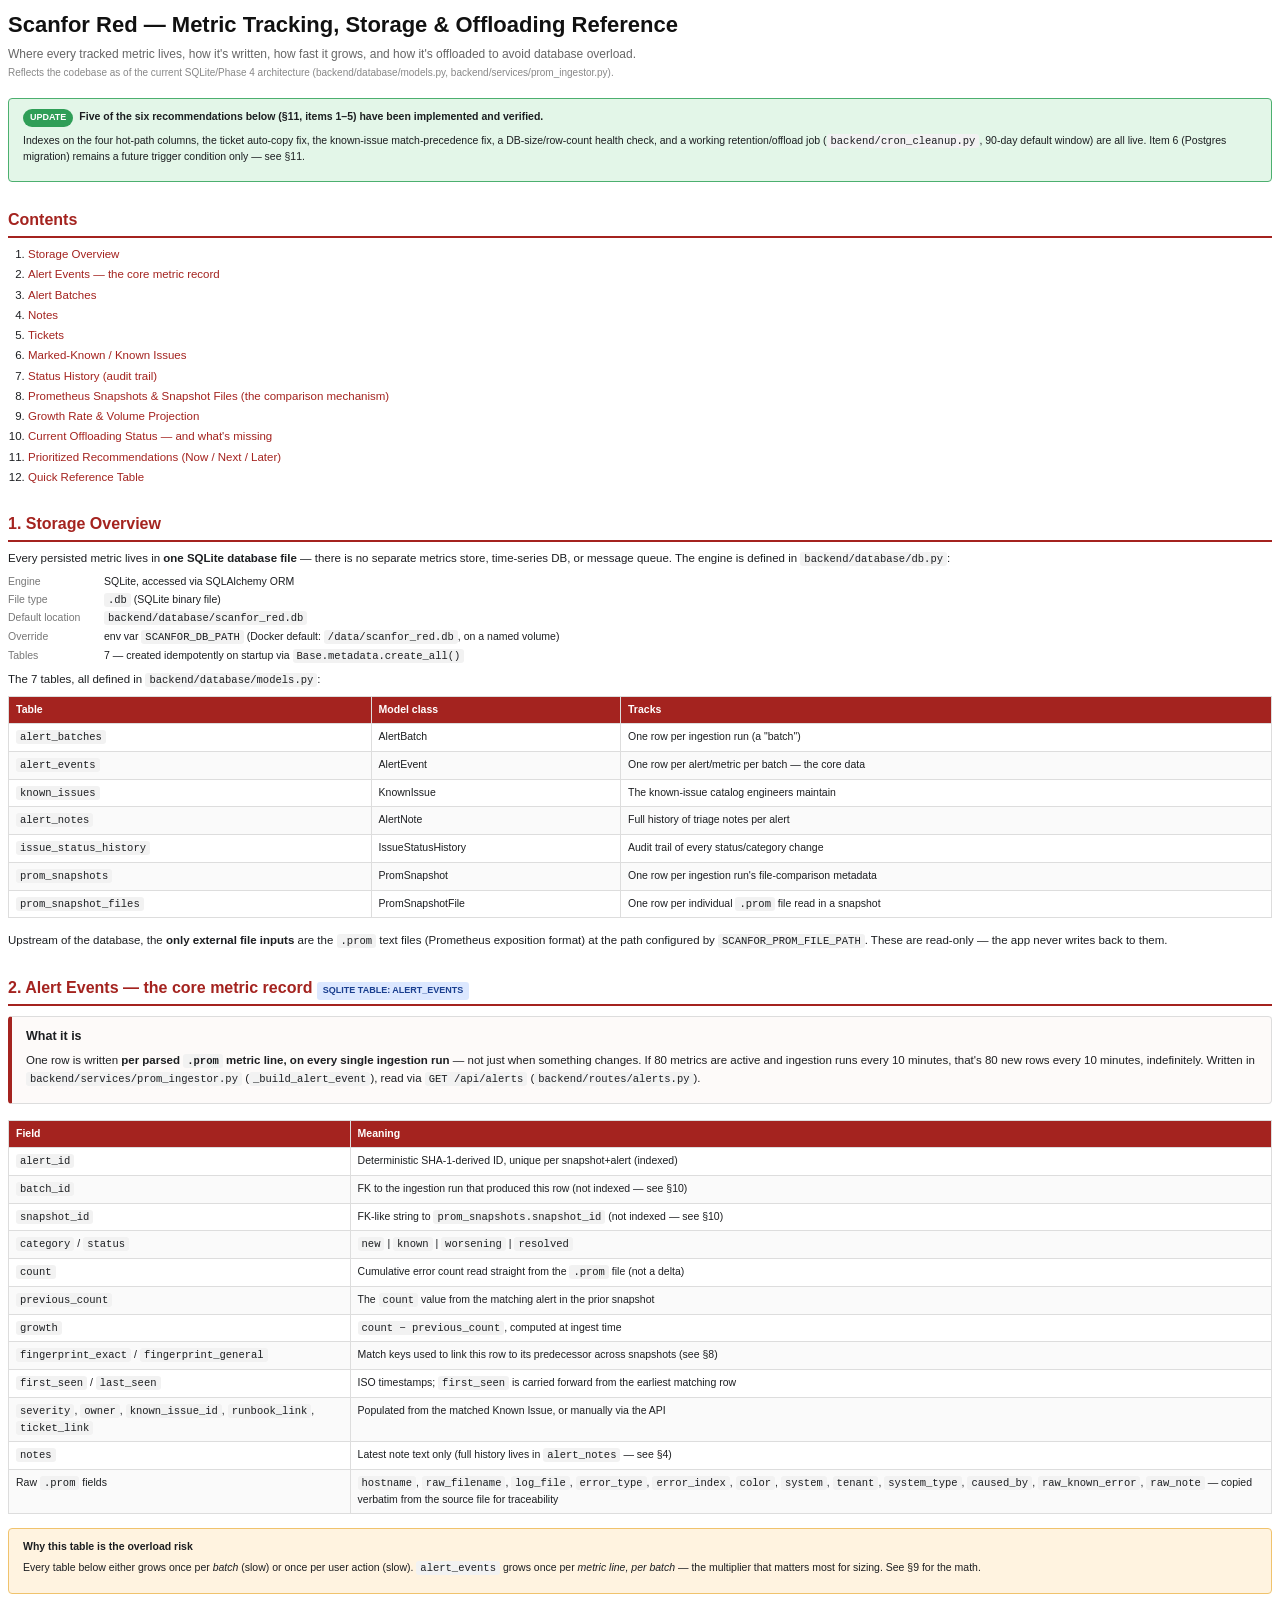
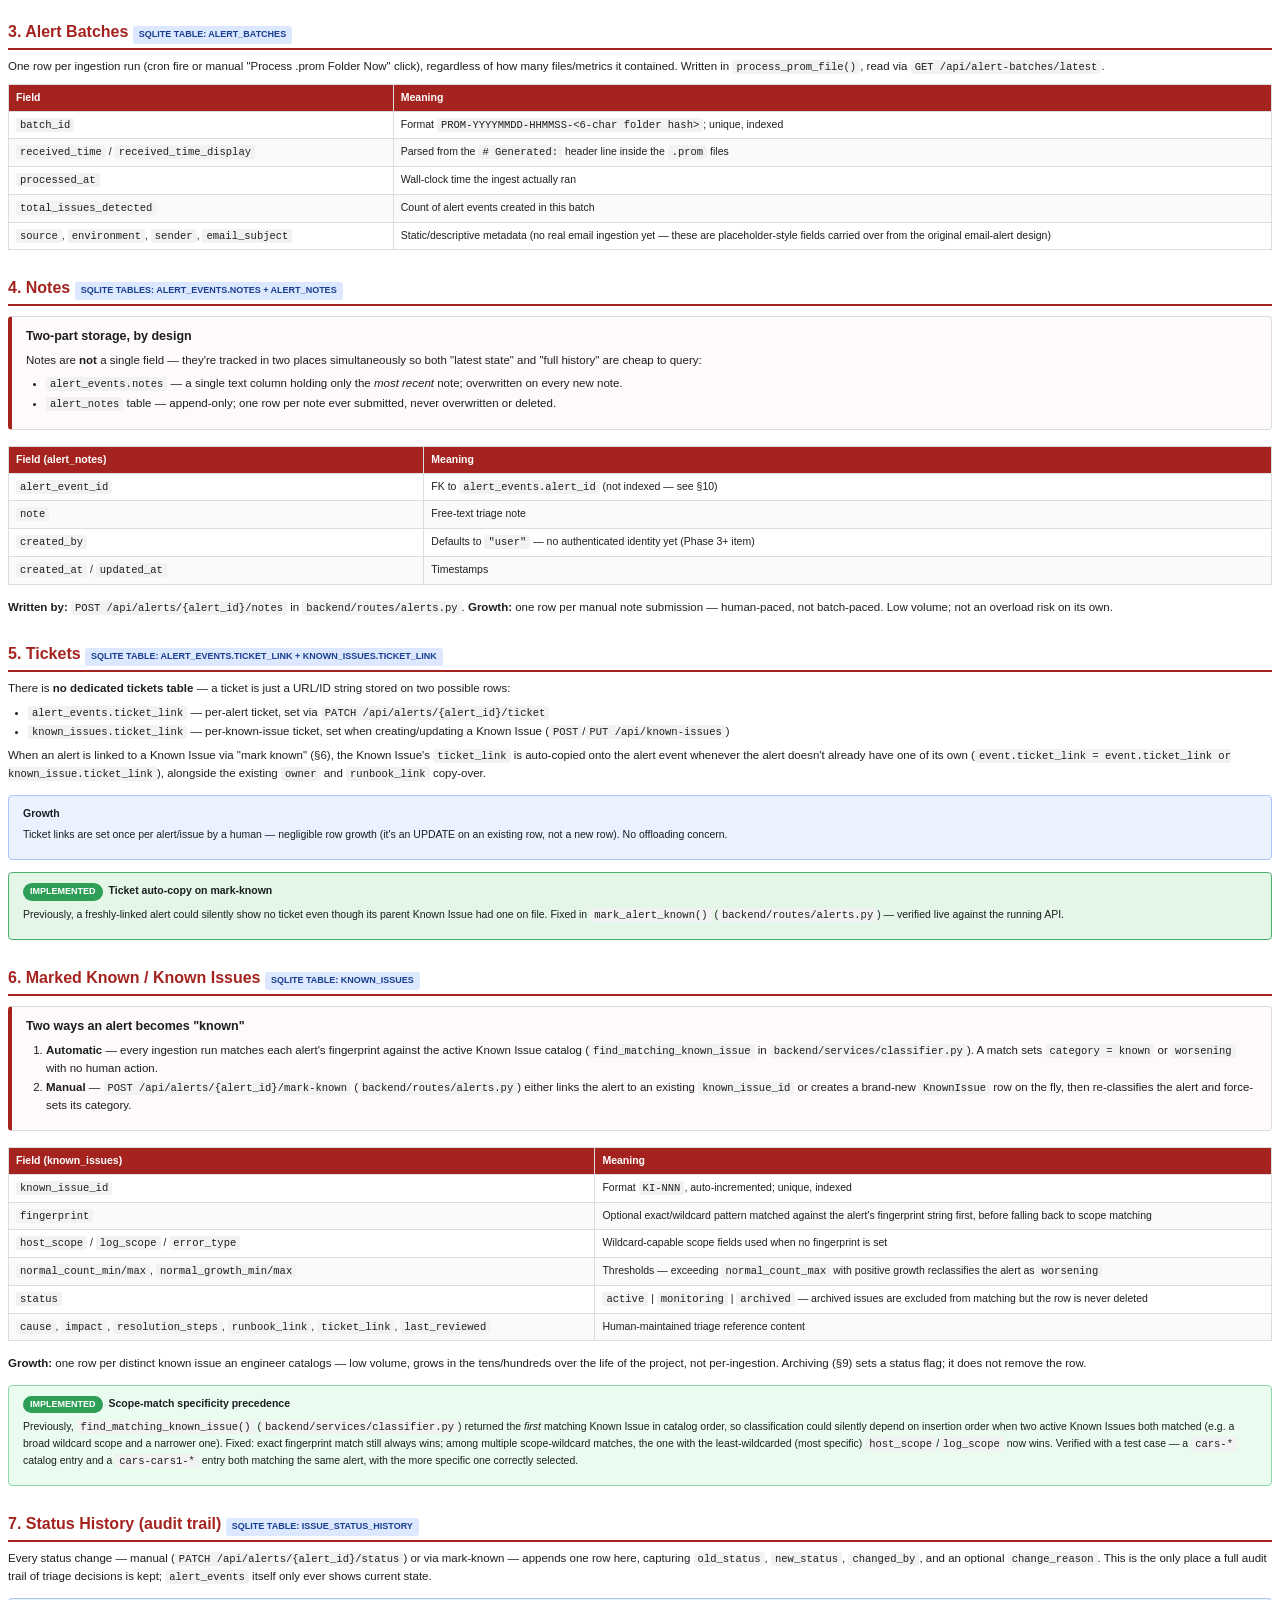
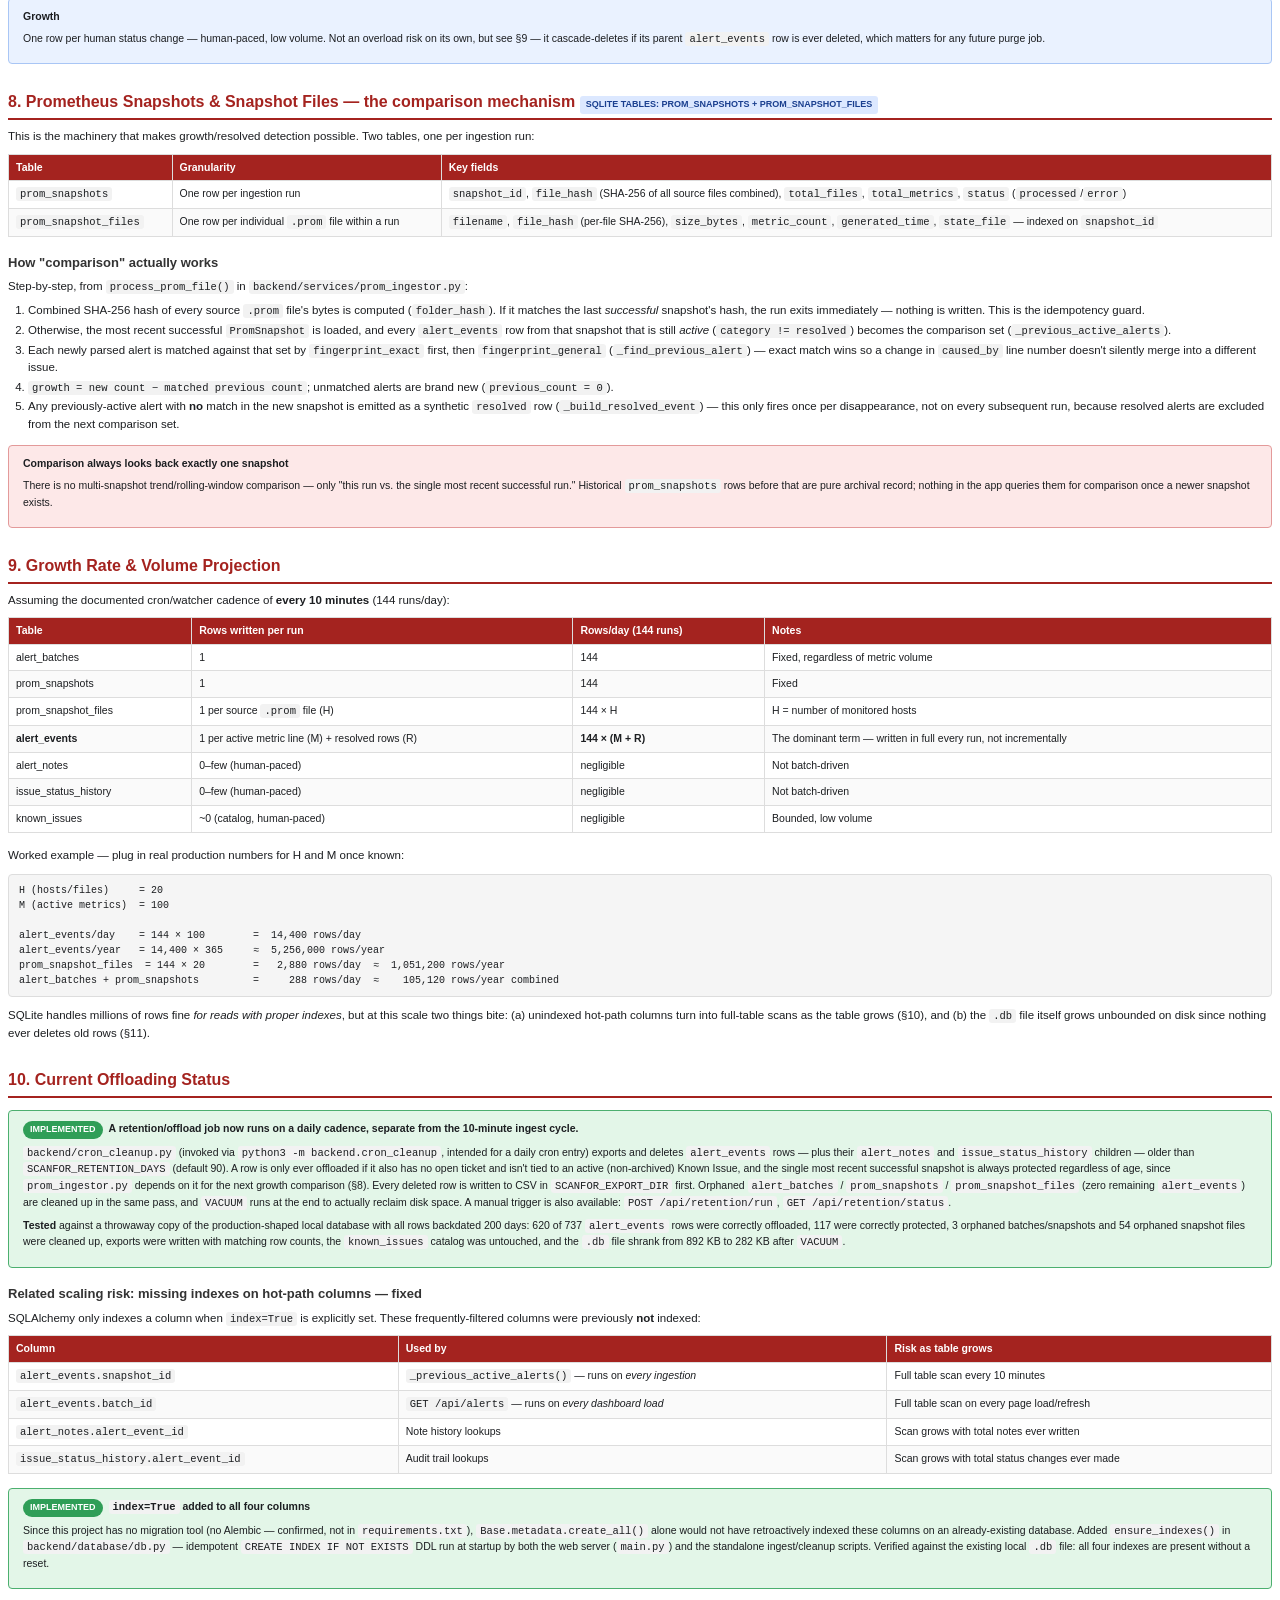
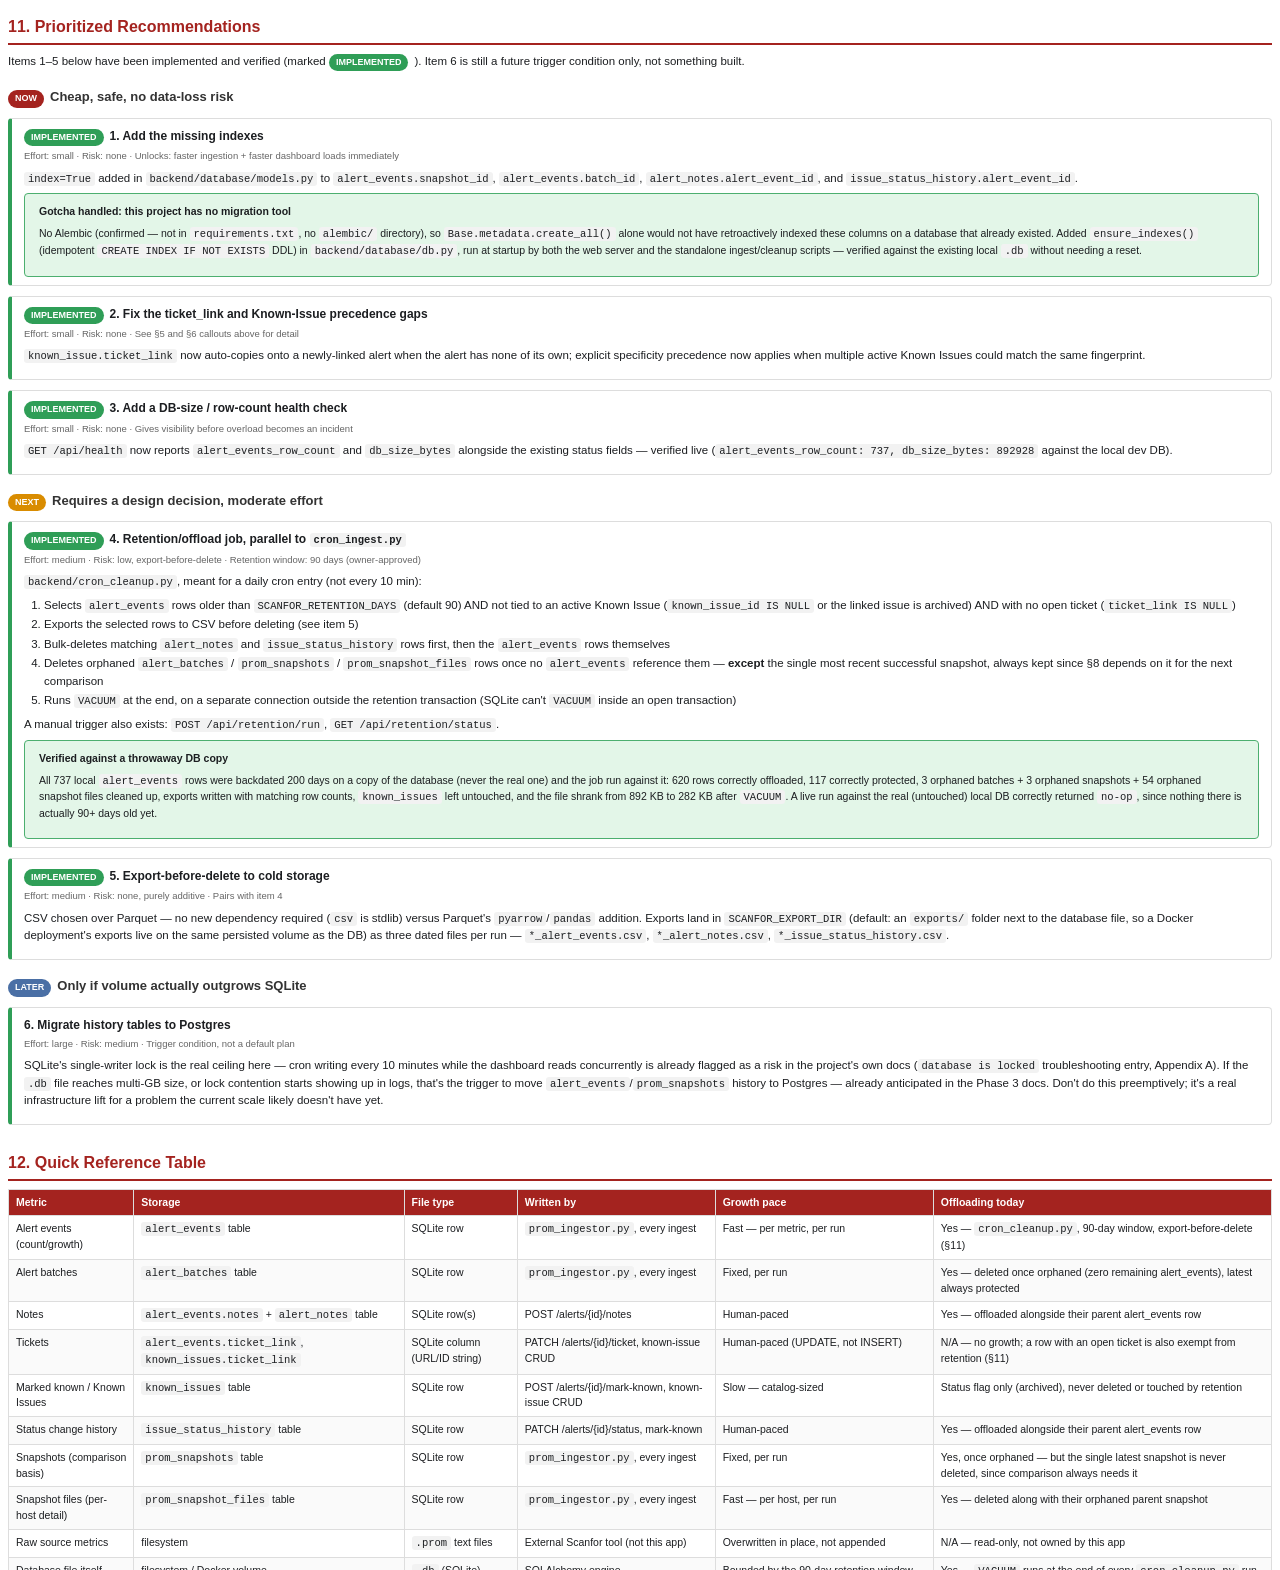
<file: docs/metrics_tracking_and_offloading.html>
<!doctype html>
<html lang="en">
<head>
<meta charset="UTF-8" />
<title>Scanfor Red — Metric Tracking, Storage &amp; Offloading Reference</title>
<style>
  @page { size: Letter; margin: 20mm 16mm; }
  * { box-sizing: border-box; }
  body {
    font-family: -apple-system, "Segoe UI", Helvetica, Arial, sans-serif;
    color: #1c1e21;
    font-size: 11.5px;
    line-height: 1.5;
    max-width: 100%;
  }
  h1 { font-size: 22px; margin: 0 0 4px; color: #111; }
  h2 { font-size: 16px; margin: 26px 0 8px; color: #a4231f; border-bottom: 2px solid #a4231f; padding-bottom: 4px; page-break-after: avoid; }
  h3 { font-size: 13px; margin: 16px 0 6px; color: #333; page-break-after: avoid; }
  .subtitle { font-size: 12px; color: #666; margin-bottom: 2px; }
  .meta { font-size: 10px; color: #888; margin-bottom: 18px; }
  p { margin: 6px 0; }
  code, .code {
    font-family: "SF Mono", Menlo, Consolas, monospace;
    background: #f2f2f2;
    padding: 1px 4px;
    border-radius: 3px;
    font-size: 10.5px;
  }
  pre {
    background: #f5f5f5;
    border: 1px solid #ddd;
    border-radius: 4px;
    padding: 8px 10px;
    font-family: "SF Mono", Menlo, Consolas, monospace;
    font-size: 10px;
    overflow-x: auto;
    white-space: pre-wrap;
    word-break: break-word;
  }
  table {
    border-collapse: collapse;
    width: 100%;
    margin: 8px 0 14px;
    font-size: 10.5px;
    page-break-inside: avoid;
  }
  th, td {
    border: 1px solid #ddd;
    padding: 5px 7px;
    text-align: left;
    vertical-align: top;
  }
  th { background: #a4231f; color: #fff; font-weight: 600; }
  tr:nth-child(even) td { background: #fafafa; }
  .card {
    border: 1px solid #ddd;
    border-left: 4px solid #a4231f;
    border-radius: 4px;
    padding: 10px 14px;
    margin: 10px 0 16px;
    background: #fdfaf9;
    page-break-inside: avoid;
  }
  .card-title { font-weight: 700; font-size: 12.5px; margin-bottom: 4px; }
  .tag {
    display: inline-block;
    font-size: 9px;
    font-weight: 700;
    text-transform: uppercase;
    padding: 2px 6px;
    border-radius: 3px;
    margin-right: 6px;
  }
  .tag-table { background: #dce8ff; color: #1a3f8f; }
  .tag-file { background: #ffe9c7; color: #8a5300; }
  .tag-none { background: #f8d7da; color: #842029; }
  .callout {
    border-radius: 4px;
    padding: 10px 14px;
    margin: 12px 0;
    font-size: 10.5px;
    page-break-inside: avoid;
  }
  .callout-warn { background: #fff3e0; border: 1px solid #f0c36d; }
  .callout-danger { background: #fde8e8; border: 1px solid #e39a9a; }
  .callout-info { background: #eaf2ff; border: 1px solid #a9c6f5; }
  .callout-rec { background: #eafbf0; border: 1px solid #8fd6a9; }
  .callout-done { background: #e3f6e8; border: 1px solid #4caf6f; }
  .badge-done { display: inline-block; font-size: 9px; font-weight: 700; text-transform: uppercase; padding: 2px 7px; border-radius: 10px; background: #2f9e57; color: #fff; margin-right: 6px; }
  .callout-title { font-weight: 700; margin-bottom: 3px; }
  .prio {
    display: inline-block;
    font-size: 9px;
    font-weight: 700;
    text-transform: uppercase;
    padding: 2px 7px;
    border-radius: 10px;
    margin-right: 6px;
  }
  .prio-now { background: #a4231f; color: #fff; }
  .prio-next { background: #d98c00; color: #fff; }
  .prio-later { background: #4a6fa5; color: #fff; }
  .rec-item { border: 1px solid #ddd; border-left: 4px solid #2f9e57; border-radius: 4px; padding: 8px 12px; margin: 10px 0; page-break-inside: avoid; }
  .rec-head { font-weight: 700; font-size: 12px; margin-bottom: 3px; }
  .rec-meta { font-size: 9.5px; color: #666; margin-bottom: 5px; }
  .field-list { font-size: 10.5px; }
  .kv { display: flex; gap: 6px; margin: 2px 0; }
  .kv .k { color: #777; min-width: 90px; }
  .page-break { page-break-before: always; }
  ul, ol { margin: 6px 0; padding-left: 20px; }
  li { margin: 2px 0; }
  .toc a { color: #a4231f; text-decoration: none; }
  .toc li { margin: 3px 0; }
  footer { margin-top: 30px; font-size: 9px; color: #999; border-top: 1px solid #ddd; padding-top: 8px; }
</style>
</head>
<body>

<h1>Scanfor Red — Metric Tracking, Storage &amp; Offloading Reference</h1>
<div class="subtitle">Where every tracked metric lives, how it's written, how fast it grows, and how it's offloaded to avoid database overload.</div>
<div class="meta">Reflects the codebase as of the current SQLite/Phase&nbsp;4 architecture (backend/database/models.py, backend/services/prom_ingestor.py).</div>
<div class="callout callout-done" style="margin-top:10px">
  <div class="callout-title"><span class="badge-done">Update</span>Five of the six recommendations below (§11, items 1–5) have been implemented and verified.</div>
  <p>
    Indexes on the four hot-path columns, the ticket auto-copy fix, the known-issue
    match-precedence fix, a DB-size/row-count health check, and a working retention/offload
    job (<code>backend/cron_cleanup.py</code>, 90-day default window) are all live. Item 6
    (Postgres migration) remains a future trigger condition only — see §11.
  </p>
</div>

<div class="toc">
  <h2>Contents</h2>
  <ol>
    <li><a href="#overview">Storage Overview</a></li>
    <li><a href="#alert-events">Alert Events — the core metric record</a></li>
    <li><a href="#alert-batches">Alert Batches</a></li>
    <li><a href="#notes">Notes</a></li>
    <li><a href="#tickets">Tickets</a></li>
    <li><a href="#marked-known">Marked-Known / Known Issues</a></li>
    <li><a href="#status-history">Status History (audit trail)</a></li>
    <li><a href="#snapshots">Prometheus Snapshots &amp; Snapshot Files (the comparison mechanism)</a></li>
    <li><a href="#growth">Growth Rate &amp; Volume Projection</a></li>
    <li><a href="#offloading">Current Offloading Status — and what's missing</a></li>
    <li><a href="#recommendations">Prioritized Recommendations (Now / Next / Later)</a></li>
    <li><a href="#quickref">Quick Reference Table</a></li>
  </ol>
</div>

<div class="page-break"></div>

<h2 id="overview">1. Storage Overview</h2>
<p>
  Every persisted metric lives in <strong>one SQLite database file</strong> — there is no
  separate metrics store, time-series DB, or message queue. The engine is defined in
  <code>backend/database/db.py</code>:
</p>
<div class="field-list">
  <div class="kv"><span class="k">Engine</span><span>SQLite, accessed via SQLAlchemy ORM</span></div>
  <div class="kv"><span class="k">File type</span><span><code>.db</code> (SQLite binary file)</span></div>
  <div class="kv"><span class="k">Default location</span><span><code>backend/database/scanfor_red.db</code></span></div>
  <div class="kv"><span class="k">Override</span><span>env var <code>SCANFOR_DB_PATH</code> (Docker default: <code>/data/scanfor_red.db</code>, on a named volume)</span></div>
  <div class="kv"><span class="k">Tables</span><span>7 — created idempotently on startup via <code>Base.metadata.create_all()</code></span></div>
</div>
<p>The 7 tables, all defined in <code>backend/database/models.py</code>:</p>
<table>
  <thead><tr><th>Table</th><th>Model class</th><th>Tracks</th></tr></thead>
  <tbody>
    <tr><td><code>alert_batches</code></td><td>AlertBatch</td><td>One row per ingestion run (a "batch")</td></tr>
    <tr><td><code>alert_events</code></td><td>AlertEvent</td><td>One row per alert/metric per batch — the core data</td></tr>
    <tr><td><code>known_issues</code></td><td>KnownIssue</td><td>The known-issue catalog engineers maintain</td></tr>
    <tr><td><code>alert_notes</code></td><td>AlertNote</td><td>Full history of triage notes per alert</td></tr>
    <tr><td><code>issue_status_history</code></td><td>IssueStatusHistory</td><td>Audit trail of every status/category change</td></tr>
    <tr><td><code>prom_snapshots</code></td><td>PromSnapshot</td><td>One row per ingestion run's file-comparison metadata</td></tr>
    <tr><td><code>prom_snapshot_files</code></td><td>PromSnapshotFile</td><td>One row per individual <code>.prom</code> file read in a snapshot</td></tr>
  </tbody>
</table>
<p>
  Upstream of the database, the <strong>only external file inputs</strong> are the
  <code>.prom</code> text files (Prometheus exposition format) at the path configured by
  <code>SCANFOR_PROM_FILE_PATH</code>. These are read-only — the app never writes back to them.
</p>

<h2 id="alert-events">2. Alert Events — the core metric record <span class="tag tag-table">SQLite table: alert_events</span></h2>
<div class="card">
  <div class="card-title">What it is</div>
  <p>
    One row is written <strong>per parsed <code>.prom</code> metric line, on every single
    ingestion run</strong> — not just when something changes. If 80 metrics are active and
    ingestion runs every 10 minutes, that's 80 new rows every 10 minutes, indefinitely.
    Written in <code>backend/services/prom_ingestor.py</code> (<code>_build_alert_event</code>),
    read via <code>GET /api/alerts</code> (<code>backend/routes/alerts.py</code>).
  </p>
</div>
<table>
  <thead><tr><th>Field</th><th>Meaning</th></tr></thead>
  <tbody>
    <tr><td><code>alert_id</code></td><td>Deterministic SHA-1-derived ID, unique per snapshot+alert (indexed)</td></tr>
    <tr><td><code>batch_id</code></td><td>FK to the ingestion run that produced this row (not indexed — see §10)</td></tr>
    <tr><td><code>snapshot_id</code></td><td>FK-like string to <code>prom_snapshots.snapshot_id</code> (not indexed — see §10)</td></tr>
    <tr><td><code>category</code> / <code>status</code></td><td><code>new</code> | <code>known</code> | <code>worsening</code> | <code>resolved</code></td></tr>
    <tr><td><code>count</code></td><td>Cumulative error count read straight from the <code>.prom</code> file (not a delta)</td></tr>
    <tr><td><code>previous_count</code></td><td>The <code>count</code> value from the matching alert in the prior snapshot</td></tr>
    <tr><td><code>growth</code></td><td><code>count − previous_count</code>, computed at ingest time</td></tr>
    <tr><td><code>fingerprint_exact</code> / <code>fingerprint_general</code></td><td>Match keys used to link this row to its predecessor across snapshots (see §8)</td></tr>
    <tr><td><code>first_seen</code> / <code>last_seen</code></td><td>ISO timestamps; <code>first_seen</code> is carried forward from the earliest matching row</td></tr>
    <tr><td><code>severity</code>, <code>owner</code>, <code>known_issue_id</code>, <code>runbook_link</code>, <code>ticket_link</code></td><td>Populated from the matched Known Issue, or manually via the API</td></tr>
    <tr><td><code>notes</code></td><td>Latest note text only (full history lives in <code>alert_notes</code> — see §4)</td></tr>
    <tr><td>Raw <code>.prom</code> fields</td><td><code>hostname</code>, <code>raw_filename</code>, <code>log_file</code>, <code>error_type</code>, <code>error_index</code>, <code>color</code>, <code>system</code>, <code>tenant</code>, <code>system_type</code>, <code>caused_by</code>, <code>raw_known_error</code>, <code>raw_note</code> — copied verbatim from the source file for traceability</td></tr>
  </tbody>
</table>
<div class="callout callout-warn">
  <div class="callout-title">Why this table is the overload risk</div>
  <p>
    Every table below either grows once per <em>batch</em> (slow) or once per user action
    (slow). <code>alert_events</code> grows once per <em>metric line, per batch</em> — the
    multiplier that matters most for sizing. See §9 for the math.
  </p>
</div>

<h2 id="alert-batches">3. Alert Batches <span class="tag tag-table">SQLite table: alert_batches</span></h2>
<p>One row per ingestion run (cron fire or manual "Process .prom Folder Now" click), regardless of how many files/metrics it contained. Written in <code>process_prom_file()</code>, read via <code>GET /api/alert-batches/latest</code>.</p>
<table>
  <thead><tr><th>Field</th><th>Meaning</th></tr></thead>
  <tbody>
    <tr><td><code>batch_id</code></td><td>Format <code>PROM-YYYYMMDD-HHMMSS-&lt;6-char folder hash&gt;</code>; unique, indexed</td></tr>
    <tr><td><code>received_time</code> / <code>received_time_display</code></td><td>Parsed from the <code># Generated:</code> header line inside the <code>.prom</code> files</td></tr>
    <tr><td><code>processed_at</code></td><td>Wall-clock time the ingest actually ran</td></tr>
    <tr><td><code>total_issues_detected</code></td><td>Count of alert events created in this batch</td></tr>
    <tr><td><code>source</code>, <code>environment</code>, <code>sender</code>, <code>email_subject</code></td><td>Static/descriptive metadata (no real email ingestion yet — these are placeholder-style fields carried over from the original email-alert design)</td></tr>
  </tbody>
</table>

<h2 id="notes">4. Notes <span class="tag tag-table">SQLite tables: alert_events.notes + alert_notes</span></h2>
<div class="card">
  <div class="card-title">Two-part storage, by design</div>
  <p>Notes are <strong>not</strong> a single field — they're tracked in two places simultaneously so both "latest state" and "full history" are cheap to query:</p>
  <ul>
    <li><code>alert_events.notes</code> — a single text column holding only the <em>most recent</em> note; overwritten on every new note.</li>
    <li><code>alert_notes</code> table — append-only; one row per note ever submitted, never overwritten or deleted.</li>
  </ul>
</div>
<table>
  <thead><tr><th>Field (alert_notes)</th><th>Meaning</th></tr></thead>
  <tbody>
    <tr><td><code>alert_event_id</code></td><td>FK to <code>alert_events.alert_id</code> (not indexed — see §10)</td></tr>
    <tr><td><code>note</code></td><td>Free-text triage note</td></tr>
    <tr><td><code>created_by</code></td><td>Defaults to <code>"user"</code> — no authenticated identity yet (Phase 3+ item)</td></tr>
    <tr><td><code>created_at</code> / <code>updated_at</code></td><td>Timestamps</td></tr>
  </tbody>
</table>
<p><strong>Written by:</strong> <code>POST /api/alerts/{alert_id}/notes</code> in <code>backend/routes/alerts.py</code>. <strong>Growth:</strong> one row per manual note submission — human-paced, not batch-paced. Low volume; not an overload risk on its own.</p>

<h2 id="tickets">5. Tickets <span class="tag tag-table">SQLite table: alert_events.ticket_link + known_issues.ticket_link</span></h2>
<p>
  There is <strong>no dedicated tickets table</strong> — a ticket is just a URL/ID string
  stored on two possible rows:
</p>
<ul>
  <li><code>alert_events.ticket_link</code> — per-alert ticket, set via <code>PATCH /api/alerts/{alert_id}/ticket</code></li>
  <li><code>known_issues.ticket_link</code> — per-known-issue ticket, set when creating/updating a Known Issue (<code>POST</code>/<code>PUT /api/known-issues</code>)</li>
</ul>
<p>
  When an alert is linked to a Known Issue via "mark known" (§6), the Known Issue's
  <code>ticket_link</code> is auto-copied onto the alert event whenever the alert doesn't
  already have one of its own (<code>event.ticket_link = event.ticket_link or
  known_issue.ticket_link</code>), alongside the existing <code>owner</code> and
  <code>runbook_link</code> copy-over.
</p>
<div class="callout callout-info">
  <div class="callout-title">Growth</div>
  <p>Ticket links are set once per alert/issue by a human — negligible row growth (it's an
  UPDATE on an existing row, not a new row). No offloading concern.</p>
</div>
<div class="callout callout-done">
  <div class="callout-title"><span class="badge-done">Implemented</span>Ticket auto-copy on mark-known</div>
  <p>
    Previously, a freshly-linked alert could silently show no ticket even though its parent
    Known Issue had one on file. Fixed in <code>mark_alert_known()</code>
    (<code>backend/routes/alerts.py</code>) — verified live against the running API.
  </p>
</div>

<h2 id="marked-known">6. Marked Known / Known Issues <span class="tag tag-table">SQLite table: known_issues</span></h2>
<div class="card">
  <div class="card-title">Two ways an alert becomes "known"</div>
  <ol>
    <li><strong>Automatic</strong> — every ingestion run matches each alert's fingerprint against the active Known Issue catalog (<code>find_matching_known_issue</code> in <code>backend/services/classifier.py</code>). A match sets <code>category = known</code> or <code>worsening</code> with no human action.</li>
    <li><strong>Manual</strong> — <code>POST /api/alerts/{alert_id}/mark-known</code> (<code>backend/routes/alerts.py</code>) either links the alert to an existing <code>known_issue_id</code> or creates a brand-new <code>KnownIssue</code> row on the fly, then re-classifies the alert and force-sets its category.</li>
  </ol>
</div>
<table>
  <thead><tr><th>Field (known_issues)</th><th>Meaning</th></tr></thead>
  <tbody>
    <tr><td><code>known_issue_id</code></td><td>Format <code>KI-NNN</code>, auto-incremented; unique, indexed</td></tr>
    <tr><td><code>fingerprint</code></td><td>Optional exact/wildcard pattern matched against the alert's fingerprint string first, before falling back to scope matching</td></tr>
    <tr><td><code>host_scope</code> / <code>log_scope</code> / <code>error_type</code></td><td>Wildcard-capable scope fields used when no fingerprint is set</td></tr>
    <tr><td><code>normal_count_min/max</code>, <code>normal_growth_min/max</code></td><td>Thresholds — exceeding <code>normal_count_max</code> with positive growth reclassifies the alert as <code>worsening</code></td></tr>
    <tr><td><code>status</code></td><td><code>active</code> | <code>monitoring</code> | <code>archived</code> — archived issues are excluded from matching but the row is never deleted</td></tr>
    <tr><td><code>cause</code>, <code>impact</code>, <code>resolution_steps</code>, <code>runbook_link</code>, <code>ticket_link</code>, <code>last_reviewed</code></td><td>Human-maintained triage reference content</td></tr>
  </tbody>
</table>
<p><strong>Growth:</strong> one row per distinct known issue an engineer catalogs — low volume, grows in the tens/hundreds over the life of the project, not per-ingestion. Archiving (§9) sets a status flag; it does not remove the row.</p>
<div class="callout callout-rec">
  <div class="callout-title"><span class="badge-done">Implemented</span>Scope-match specificity precedence</div>
  <p>
    Previously, <code>find_matching_known_issue()</code> (<code>backend/services/classifier.py</code>)
    returned the <em>first</em> matching Known Issue in catalog order, so classification
    could silently depend on insertion order when two active Known Issues both matched
    (e.g. a broad wildcard scope and a narrower one). Fixed: exact fingerprint match still
    always wins; among multiple scope-wildcard matches, the one with the least-wildcarded
    (most specific) <code>host_scope</code>/<code>log_scope</code> now wins. Verified with a
    test case — a <code>cars-*</code> catalog entry and a <code>cars-cars1-*</code> entry
    both matching the same alert, with the more specific one correctly selected.
  </p>
</div>

<h2 id="status-history">7. Status History (audit trail) <span class="tag tag-table">SQLite table: issue_status_history</span></h2>
<p>
  Every status change — manual (<code>PATCH /api/alerts/{alert_id}/status</code>) or via
  mark-known — appends one row here, capturing <code>old_status</code>, <code>new_status</code>,
  <code>changed_by</code>, and an optional <code>change_reason</code>. This is the only
  place a full audit trail of triage decisions is kept; <code>alert_events</code> itself
  only ever shows current state.
</p>
<div class="callout callout-info">
  <div class="callout-title">Growth</div>
  <p>One row per human status change — human-paced, low volume. Not an overload risk on its own, but see §9 — it cascade-deletes if its parent <code>alert_events</code> row is ever deleted, which matters for any future purge job.</p>
</div>

<h2 id="snapshots">8. Prometheus Snapshots &amp; Snapshot Files — the comparison mechanism <span class="tag tag-table">SQLite tables: prom_snapshots + prom_snapshot_files</span></h2>
<p>This is the machinery that makes growth/resolved detection possible. Two tables, one per ingestion run:</p>
<table>
  <thead><tr><th>Table</th><th>Granularity</th><th>Key fields</th></tr></thead>
  <tbody>
    <tr>
      <td><code>prom_snapshots</code></td>
      <td>One row per ingestion run</td>
      <td><code>snapshot_id</code>, <code>file_hash</code> (SHA-256 of all source files combined), <code>total_files</code>, <code>total_metrics</code>, <code>status</code> (<code>processed</code>/<code>error</code>)</td>
    </tr>
    <tr>
      <td><code>prom_snapshot_files</code></td>
      <td>One row per individual <code>.prom</code> file within a run</td>
      <td><code>filename</code>, <code>file_hash</code> (per-file SHA-256), <code>size_bytes</code>, <code>metric_count</code>, <code>generated_time</code>, <code>state_file</code> — indexed on <code>snapshot_id</code></td>
    </tr>
  </tbody>
</table>
<h3>How "comparison" actually works</h3>
<p>Step-by-step, from <code>process_prom_file()</code> in <code>backend/services/prom_ingestor.py</code>:</p>
<ol>
  <li>Combined SHA-256 hash of every source <code>.prom</code> file's bytes is computed (<code>folder_hash</code>). If it matches the last <em>successful</em> snapshot's hash, the run exits immediately — nothing is written. This is the idempotency guard.</li>
  <li>Otherwise, the most recent successful <code>PromSnapshot</code> is loaded, and every <code>alert_events</code> row from that snapshot that is still <em>active</em> (<code>category != resolved</code>) becomes the comparison set (<code>_previous_active_alerts</code>).</li>
  <li>Each newly parsed alert is matched against that set by <code>fingerprint_exact</code> first, then <code>fingerprint_general</code> (<code>_find_previous_alert</code>) — exact match wins so a change in <code>caused_by</code> line number doesn't silently merge into a different issue.</li>
  <li><code>growth = new count − matched previous count</code>; unmatched alerts are brand new (<code>previous_count = 0</code>).</li>
  <li>Any previously-active alert with <strong>no</strong> match in the new snapshot is emitted as a synthetic <code>resolved</code> row (<code>_build_resolved_event</code>) — this only fires once per disappearance, not on every subsequent run, because resolved alerts are excluded from the next comparison set.</li>
</ol>
<div class="callout callout-danger">
  <div class="callout-title">Comparison always looks back exactly one snapshot</div>
  <p>
    There is no multi-snapshot trend/rolling-window comparison — only "this run vs. the
    single most recent successful run." Historical <code>prom_snapshots</code> rows before
    that are pure archival record; nothing in the app queries them for comparison once a
    newer snapshot exists.
  </p>
</div>

<div class="page-break"></div>

<h2 id="growth">9. Growth Rate &amp; Volume Projection</h2>
<p>Assuming the documented cron/watcher cadence of <strong>every 10 minutes</strong> (144 runs/day):</p>
<table>
  <thead><tr><th>Table</th><th>Rows written per run</th><th>Rows/day (144 runs)</th><th>Notes</th></tr></thead>
  <tbody>
    <tr><td>alert_batches</td><td>1</td><td>144</td><td>Fixed, regardless of metric volume</td></tr>
    <tr><td>prom_snapshots</td><td>1</td><td>144</td><td>Fixed</td></tr>
    <tr><td>prom_snapshot_files</td><td>1 per source <code>.prom</code> file (H)</td><td>144 × H</td><td>H = number of monitored hosts</td></tr>
    <tr><td><strong>alert_events</strong></td><td>1 per active metric line (M) + resolved rows (R)</td><td><strong>144 × (M + R)</strong></td><td>The dominant term — written in full every run, not incrementally</td></tr>
    <tr><td>alert_notes</td><td>0–few (human-paced)</td><td>negligible</td><td>Not batch-driven</td></tr>
    <tr><td>issue_status_history</td><td>0–few (human-paced)</td><td>negligible</td><td>Not batch-driven</td></tr>
    <tr><td>known_issues</td><td>~0 (catalog, human-paced)</td><td>negligible</td><td>Bounded, low volume</td></tr>
  </tbody>
</table>
<p>Worked example — plug in real production numbers for H and M once known:</p>
<pre>H (hosts/files)     = 20
M (active metrics)  = 100

alert_events/day    = 144 × 100        =  14,400 rows/day
alert_events/year   = 14,400 × 365     ≈  5,256,000 rows/year
prom_snapshot_files  = 144 × 20        =   2,880 rows/day  ≈  1,051,200 rows/year
alert_batches + prom_snapshots         =     288 rows/day  ≈    105,120 rows/year combined</pre>
<p>
  SQLite handles millions of rows fine <em>for reads with proper indexes</em>, but at this
  scale two things bite: (a) unindexed hot-path columns turn into full-table scans as the
  table grows (§10), and (b) the <code>.db</code> file itself grows unbounded on disk
  since nothing ever deletes old rows (§11).
</p>

<h2 id="offloading">10. Current Offloading Status</h2>
<div class="callout callout-done">
  <div class="callout-title"><span class="badge-done">Implemented</span>A retention/offload job now runs on a daily cadence, separate from the 10-minute ingest cycle.</div>
  <p>
    <code>backend/cron_cleanup.py</code> (invoked via <code>python3 -m backend.cron_cleanup</code>,
    intended for a daily cron entry) exports and deletes <code>alert_events</code> rows —
    plus their <code>alert_notes</code> and <code>issue_status_history</code> children —
    older than <code>SCANFOR_RETENTION_DAYS</code> (default 90). A row is only ever offloaded
    if it also has no open ticket and isn't tied to an active (non-archived) Known Issue,
    and the single most recent successful snapshot is always protected regardless of age,
    since <code>prom_ingestor.py</code> depends on it for the next growth comparison (§8).
    Every deleted row is written to CSV in <code>SCANFOR_EXPORT_DIR</code> first. Orphaned
    <code>alert_batches</code> / <code>prom_snapshots</code> / <code>prom_snapshot_files</code>
    (zero remaining <code>alert_events</code>) are cleaned up in the same pass, and
    <code>VACUUM</code> runs at the end to actually reclaim disk space. A manual trigger is
    also available: <code>POST /api/retention/run</code>, <code>GET /api/retention/status</code>.
  </p>
  <p>
    <strong>Tested</strong> against a throwaway copy of the production-shaped local database
    with all rows backdated 200 days: 620 of 737 <code>alert_events</code> rows were
    correctly offloaded, 117 were correctly protected, 3 orphaned batches/snapshots and 54
    orphaned snapshot files were cleaned up, exports were written with matching row counts,
    the <code>known_issues</code> catalog was untouched, and the <code>.db</code> file shrank
    from 892&nbsp;KB to 282&nbsp;KB after <code>VACUUM</code>.
  </p>
</div>
<h3>Related scaling risk: missing indexes on hot-path columns — fixed</h3>
<p>SQLAlchemy only indexes a column when <code>index=True</code> is explicitly set. These frequently-filtered columns were previously <strong>not</strong> indexed:</p>
<table>
  <thead><tr><th>Column</th><th>Used by</th><th>Risk as table grows</th></tr></thead>
  <tbody>
    <tr><td><code>alert_events.snapshot_id</code></td><td><code>_previous_active_alerts()</code> — runs on <em>every ingestion</em></td><td>Full table scan every 10 minutes</td></tr>
    <tr><td><code>alert_events.batch_id</code></td><td><code>GET /api/alerts</code> — runs on <em>every dashboard load</em></td><td>Full table scan on every page load/refresh</td></tr>
    <tr><td><code>alert_notes.alert_event_id</code></td><td>Note history lookups</td><td>Scan grows with total notes ever written</td></tr>
    <tr><td><code>issue_status_history.alert_event_id</code></td><td>Audit trail lookups</td><td>Scan grows with total status changes ever made</td></tr>
  </tbody>
</table>
<div class="callout callout-done">
  <div class="callout-title"><span class="badge-done">Implemented</span><code>index=True</code> added to all four columns</div>
  <p>
    Since this project has no migration tool (no Alembic — confirmed, not in
    <code>requirements.txt</code>), <code>Base.metadata.create_all()</code> alone would not
    have retroactively indexed these columns on an already-existing database. Added
    <code>ensure_indexes()</code> in <code>backend/database/db.py</code> — idempotent
    <code>CREATE INDEX IF NOT EXISTS</code> DDL run at startup by both the web server
    (<code>main.py</code>) and the standalone ingest/cleanup scripts. Verified against the
    existing local <code>.db</code> file: all four indexes are present without a reset.
  </p>
</div>

<h2 id="recommendations">11. Prioritized Recommendations</h2>
<p>
  Items 1–5 below have been implemented and verified (marked <span class="badge-done">Implemented</span>).
  Item 6 is still a future trigger condition only, not something built.
</p>

<h3><span class="prio prio-now">Now</span>Cheap, safe, no data-loss risk</h3>

<div class="rec-item">
  <div class="rec-head"><span class="badge-done">Implemented</span>1. Add the missing indexes</div>
  <div class="rec-meta">Effort: small · Risk: none · Unlocks: faster ingestion + faster dashboard loads immediately</div>
  <p>
    <code>index=True</code> added in <code>backend/database/models.py</code> to
    <code>alert_events.snapshot_id</code>, <code>alert_events.batch_id</code>,
    <code>alert_notes.alert_event_id</code>, and <code>issue_status_history.alert_event_id</code>.
  </p>
  <div class="callout callout-done" style="margin:6px 0 0">
    <div class="callout-title">Gotcha handled: this project has no migration tool</div>
    <p>
      No Alembic (confirmed — not in <code>requirements.txt</code>, no <code>alembic/</code>
      directory), so <code>Base.metadata.create_all()</code> alone would not have
      retroactively indexed these columns on a database that already existed. Added
      <code>ensure_indexes()</code> (idempotent <code>CREATE INDEX IF NOT EXISTS</code> DDL)
      in <code>backend/database/db.py</code>, run at startup by both the web server and the
      standalone ingest/cleanup scripts — verified against the existing local <code>.db</code>
      without needing a reset.
    </p>
  </div>
</div>

<div class="rec-item">
  <div class="rec-head"><span class="badge-done">Implemented</span>2. Fix the ticket_link and Known-Issue precedence gaps</div>
  <div class="rec-meta">Effort: small · Risk: none · See §5 and §6 callouts above for detail</div>
  <p>
    <code>known_issue.ticket_link</code> now auto-copies onto a newly-linked alert when the
    alert has none of its own; explicit specificity precedence now applies when multiple
    active Known Issues could match the same fingerprint.
  </p>
</div>

<div class="rec-item">
  <div class="rec-head"><span class="badge-done">Implemented</span>3. Add a DB-size / row-count health check</div>
  <div class="rec-meta">Effort: small · Risk: none · Gives visibility before overload becomes an incident</div>
  <p>
    <code>GET /api/health</code> now reports <code>alert_events_row_count</code> and
    <code>db_size_bytes</code> alongside the existing status fields — verified live
    (<code>alert_events_row_count: 737, db_size_bytes: 892928</code> against the local dev DB).
  </p>
</div>

<h3><span class="prio prio-next">Next</span>Requires a design decision, moderate effort</h3>

<div class="rec-item">
  <div class="rec-head"><span class="badge-done">Implemented</span>4. Retention/offload job, parallel to <code>cron_ingest.py</code></div>
  <div class="rec-meta">Effort: medium · Risk: low, export-before-delete · Retention window: 90 days (owner-approved)</div>
  <p>
    <code>backend/cron_cleanup.py</code>, meant for a daily cron entry (not every 10 min):
  </p>
  <ol>
    <li>Selects <code>alert_events</code> rows older than <code>SCANFOR_RETENTION_DAYS</code> (default 90) AND not tied to an active Known Issue (<code>known_issue_id IS NULL</code> or the linked issue is archived) AND with no open ticket (<code>ticket_link IS NULL</code>)</li>
    <li>Exports the selected rows to CSV before deleting (see item 5)</li>
    <li>Bulk-deletes matching <code>alert_notes</code> and <code>issue_status_history</code> rows first, then the <code>alert_events</code> rows themselves</li>
    <li>Deletes orphaned <code>alert_batches</code> / <code>prom_snapshots</code> / <code>prom_snapshot_files</code> rows once no <code>alert_events</code> reference them — <strong>except</strong> the single most recent successful snapshot, always kept since §8 depends on it for the next comparison</li>
    <li>Runs <code>VACUUM</code> at the end, on a separate connection outside the retention transaction (SQLite can't <code>VACUUM</code> inside an open transaction)</li>
  </ol>
  <p>
    A manual trigger also exists: <code>POST /api/retention/run</code>,
    <code>GET /api/retention/status</code>.
  </p>
  <div class="callout callout-done" style="margin:6px 0 0">
    <div class="callout-title">Verified against a throwaway DB copy</div>
    <p>
      All 737 local <code>alert_events</code> rows were backdated 200 days on a copy of the
      database (never the real one) and the job run against it: 620 rows correctly
      offloaded, 117 correctly protected, 3 orphaned batches + 3 orphaned snapshots + 54
      orphaned snapshot files cleaned up, exports written with matching row counts,
      <code>known_issues</code> left untouched, and the file shrank from 892&nbsp;KB to
      282&nbsp;KB after <code>VACUUM</code>. A live run against the real (untouched) local DB
      correctly returned <code>no-op</code>, since nothing there is actually 90+ days old yet.
    </p>
  </div>
</div>

<div class="rec-item">
  <div class="rec-head"><span class="badge-done">Implemented</span>5. Export-before-delete to cold storage</div>
  <div class="rec-meta">Effort: medium · Risk: none, purely additive · Pairs with item 4</div>
  <p>
    CSV chosen over Parquet — no new dependency required (<code>csv</code> is stdlib) versus
    Parquet's <code>pyarrow</code>/<code>pandas</code> addition. Exports land in
    <code>SCANFOR_EXPORT_DIR</code> (default: an <code>exports/</code> folder next to the
    database file, so a Docker deployment's exports live on the same persisted volume as the
    DB) as three dated files per run — <code>*_alert_events.csv</code>,
    <code>*_alert_notes.csv</code>, <code>*_issue_status_history.csv</code>.
  </p>
</div>

<h3><span class="prio prio-later">Later</span>Only if volume actually outgrows SQLite</h3>

<div class="rec-item">
  <div class="rec-head">6. Migrate history tables to Postgres</div>
  <div class="rec-meta">Effort: large · Risk: medium · Trigger condition, not a default plan</div>
  <p>
    SQLite's single-writer lock is the real ceiling here — cron writing every 10 minutes
    while the dashboard reads concurrently is already flagged as a risk in the project's
    own docs (<code>database is locked</code> troubleshooting entry, Appendix A). If the
    <code>.db</code> file reaches multi-GB size, or lock contention starts showing up in
    logs, that's the trigger to move <code>alert_events</code>/<code>prom_snapshots</code>
    history to Postgres — already anticipated in the Phase 3 docs. Don't do this
    preemptively; it's a real infrastructure lift for a problem the current scale likely
    doesn't have yet.
  </p>
</div>

<h2 id="quickref">12. Quick Reference Table</h2>
<table>
  <thead><tr><th>Metric</th><th>Storage</th><th>File type</th><th>Written by</th><th>Growth pace</th><th>Offloading today</th></tr></thead>
  <tbody>
    <tr><td>Alert events (count/growth)</td><td><code>alert_events</code> table</td><td>SQLite row</td><td><code>prom_ingestor.py</code>, every ingest</td><td>Fast — per metric, per run</td><td>Yes — <code>cron_cleanup.py</code>, 90-day window, export-before-delete (§11)</td></tr>
    <tr><td>Alert batches</td><td><code>alert_batches</code> table</td><td>SQLite row</td><td><code>prom_ingestor.py</code>, every ingest</td><td>Fixed, per run</td><td>Yes — deleted once orphaned (zero remaining alert_events), latest always protected</td></tr>
    <tr><td>Notes</td><td><code>alert_events.notes</code> + <code>alert_notes</code> table</td><td>SQLite row(s)</td><td>POST /alerts/{id}/notes</td><td>Human-paced</td><td>Yes — offloaded alongside their parent alert_events row</td></tr>
    <tr><td>Tickets</td><td><code>alert_events.ticket_link</code>, <code>known_issues.ticket_link</code></td><td>SQLite column (URL/ID string)</td><td>PATCH /alerts/{id}/ticket, known-issue CRUD</td><td>Human-paced (UPDATE, not INSERT)</td><td>N/A — no growth; a row with an open ticket is also exempt from retention (§11)</td></tr>
    <tr><td>Marked known / Known Issues</td><td><code>known_issues</code> table</td><td>SQLite row</td><td>POST /alerts/{id}/mark-known, known-issue CRUD</td><td>Slow — catalog-sized</td><td>Status flag only (archived), never deleted or touched by retention</td></tr>
    <tr><td>Status change history</td><td><code>issue_status_history</code> table</td><td>SQLite row</td><td>PATCH /alerts/{id}/status, mark-known</td><td>Human-paced</td><td>Yes — offloaded alongside their parent alert_events row</td></tr>
    <tr><td>Snapshots (comparison basis)</td><td><code>prom_snapshots</code> table</td><td>SQLite row</td><td><code>prom_ingestor.py</code>, every ingest</td><td>Fixed, per run</td><td>Yes, once orphaned — but the single latest snapshot is never deleted, since comparison always needs it</td></tr>
    <tr><td>Snapshot files (per-host detail)</td><td><code>prom_snapshot_files</code> table</td><td>SQLite row</td><td><code>prom_ingestor.py</code>, every ingest</td><td>Fast — per host, per run</td><td>Yes — deleted along with their orphaned parent snapshot</td></tr>
    <tr><td>Raw source metrics</td><td>filesystem</td><td><code>.prom</code> text files</td><td>External Scanfor tool (not this app)</td><td>Overwritten in place, not appended</td><td>N/A — read-only, not owned by this app</td></tr>
    <tr><td>Database file itself</td><td>filesystem / Docker volume</td><td><code>.db</code> (SQLite)</td><td>SQLAlchemy engine</td><td>Bounded by the 90-day retention window instead of growing forever</td><td>Yes — <code>VACUUM</code> runs at the end of every <code>cron_cleanup.py</code> run</td></tr>
  </tbody>
</table>

<footer>
  Generated from the current backend source (models.py, prom_ingestor.py, routes/*.py, classifier.py). Re-generate after any schema or ingestion-logic change.
</footer>

</body>
</html>
</file>
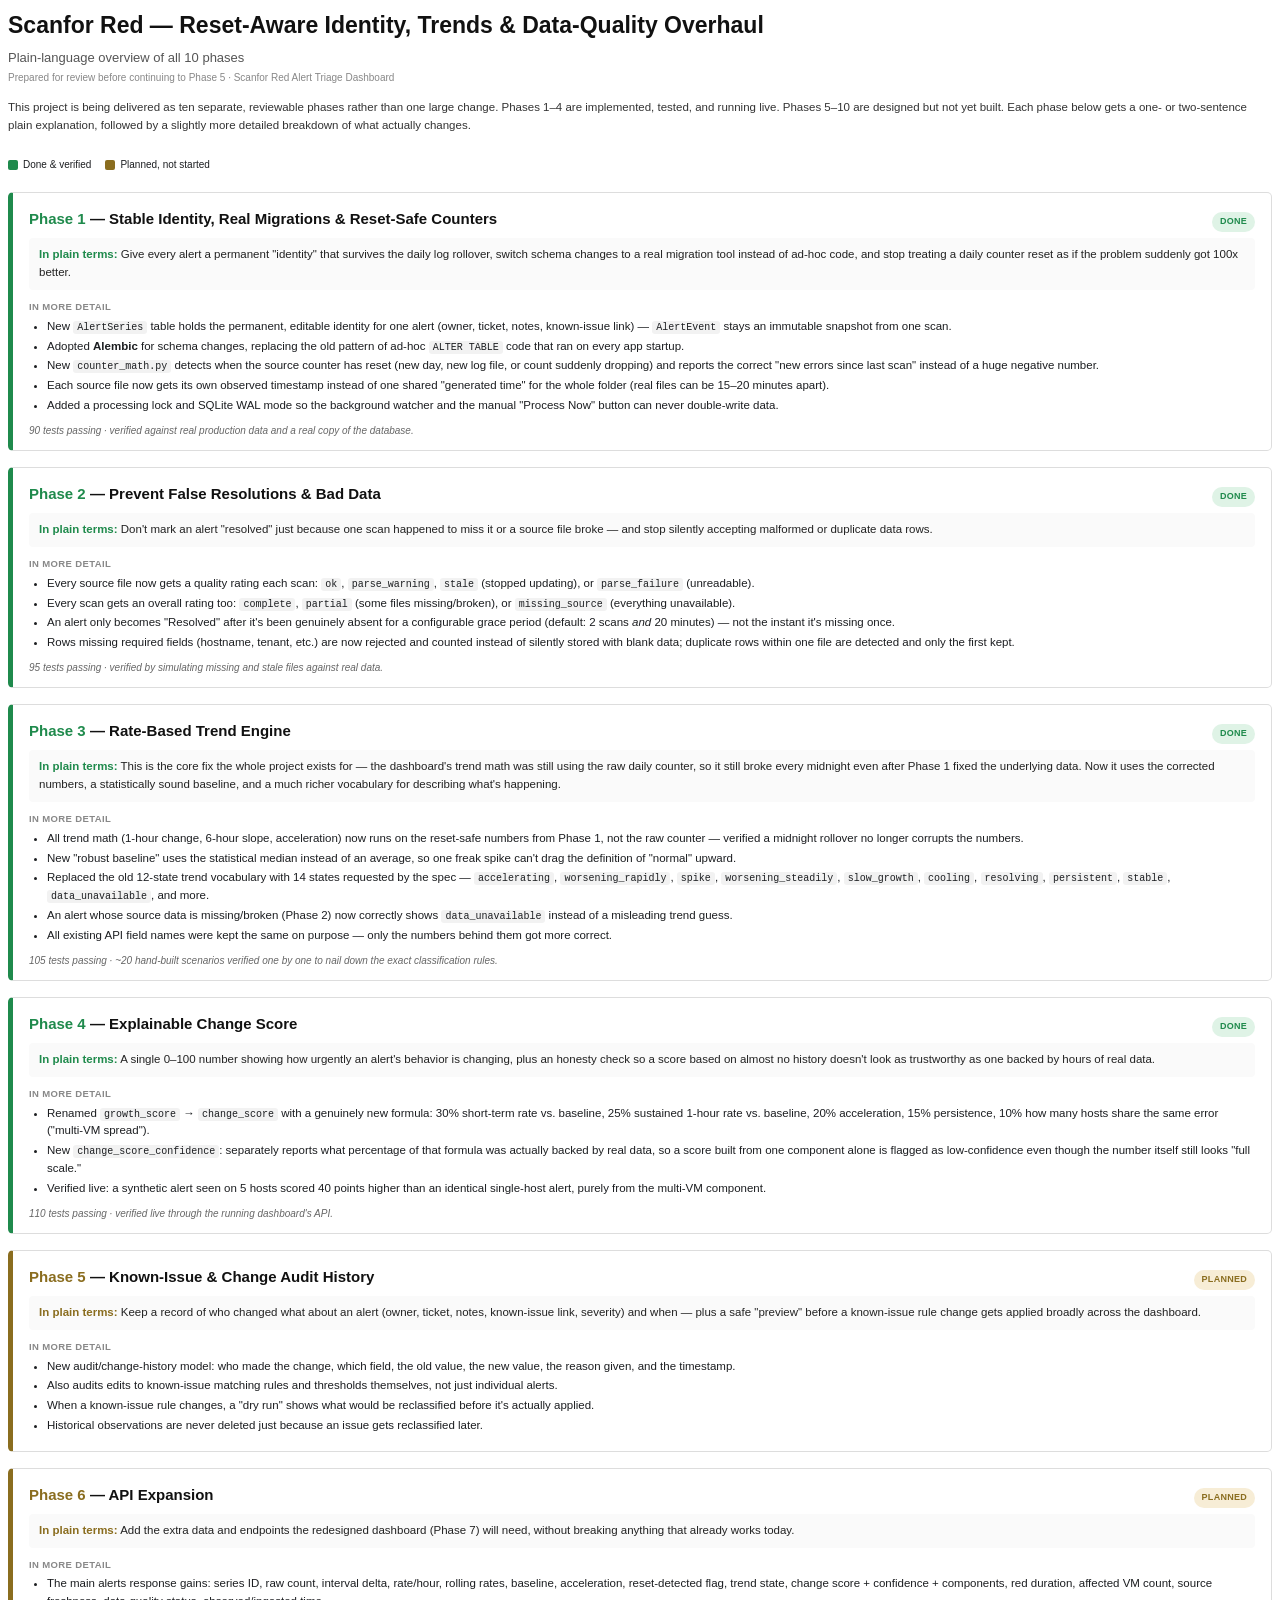
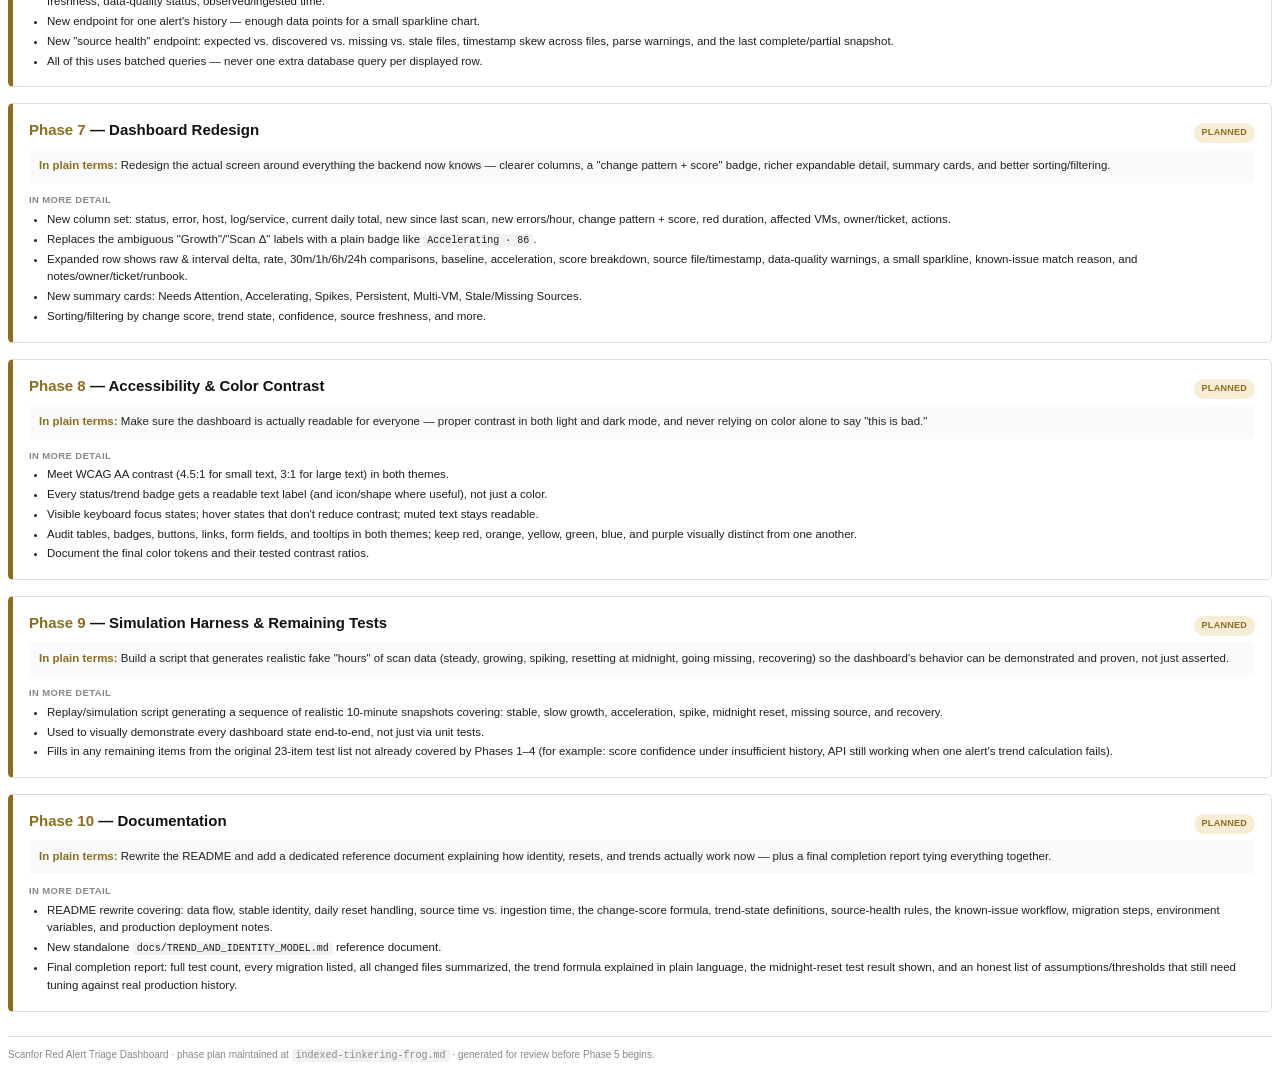
<file: docs/phase_overview.html>
<!doctype html>
<html lang="en">
<head>
<meta charset="UTF-8" />
<title>Scanfor Red — 10-Phase Overhaul: Plain-Language Overview</title>
<style>
  @page { size: Letter; margin: 20mm 16mm; }
  * { box-sizing: border-box; }
  body {
    font-family: -apple-system, "Segoe UI", Helvetica, Arial, sans-serif;
    color: #1c1e21;
    font-size: 11.5px;
    line-height: 1.55;
    max-width: 100%;
  }
  h1 { font-size: 23px; margin: 0 0 4px; color: #111; }
  .subtitle { font-size: 13px; color: #555; margin-bottom: 2px; }
  .meta { font-size: 10px; color: #888; margin-bottom: 6px; }
  .intro {
    margin: 14px 0 22px;
    font-size: 11.5px;
    color: #333;
  }
  .legend {
    display: flex;
    gap: 14px;
    margin: 10px 0 20px;
    font-size: 10px;
  }
  .legend-item { display: flex; align-items: center; gap: 5px; }
  .swatch { display: inline-block; width: 10px; height: 10px; border-radius: 2px; }

  .phase {
    border: 1px solid #ddd;
    border-left: 5px solid #a4231f;
    border-radius: 5px;
    padding: 14px 16px 12px;
    margin: 0 0 16px;
    page-break-inside: avoid;
  }
  .phase.done { border-left-color: #1f8a4c; }
  .phase.planned { border-left-color: #8a6d1f; }

  .phase-head {
    display: flex;
    align-items: baseline;
    justify-content: space-between;
    margin-bottom: 6px;
  }
  .phase-title { font-size: 15px; font-weight: 700; color: #111; }
  .phase-num { color: #a4231f; font-weight: 800; }
  .phase.done .phase-num { color: #1f8a4c; }
  .phase.planned .phase-num { color: #8a6d1f; }

  .status-tag {
    display: inline-block;
    font-size: 9px;
    font-weight: 700;
    text-transform: uppercase;
    letter-spacing: 0.03em;
    padding: 3px 8px;
    border-radius: 10px;
    white-space: nowrap;
  }
  .status-done { background: #dff3e6; color: #1f8a4c; }
  .status-planned { background: #f7edd6; color: #8a6d1f; }

  .simple {
    font-size: 11.5px;
    margin: 4px 0 10px;
    padding: 8px 10px;
    background: #fafafa;
    border-radius: 4px;
    color: #222;
  }
  .simple b { color: #a4231f; }
  .phase.done .simple b { color: #1f8a4c; }
  .phase.planned .simple b { color: #8a6d1f; }

  .detail-label {
    font-size: 9.5px;
    font-weight: 700;
    text-transform: uppercase;
    letter-spacing: 0.04em;
    color: #888;
    margin: 6px 0 3px;
  }
  ul.detail { margin: 0 0 4px; padding-left: 18px; }
  ul.detail li { margin: 2px 0; }
  code {
    font-family: "SF Mono", Menlo, Consolas, monospace;
    background: #f2f2f2;
    padding: 1px 4px;
    border-radius: 3px;
    font-size: 10px;
  }
  .tests-line {
    font-size: 10px;
    color: #666;
    margin-top: 8px;
    font-style: italic;
  }
  .section-break { page-break-before: always; }
  .footer-note {
    margin-top: 24px;
    padding-top: 10px;
    border-top: 1px solid #ddd;
    font-size: 10px;
    color: #888;
  }
</style>
</head>
<body>

<h1>Scanfor Red — Reset-Aware Identity, Trends &amp; Data-Quality Overhaul</h1>
<div class="subtitle">Plain-language overview of all 10 phases</div>
<div class="meta">Prepared for review before continuing to Phase 5 &middot; Scanfor Red Alert Triage Dashboard</div>

<div class="intro">
  This project is being delivered as ten separate, reviewable phases rather than one large change.
  Phases 1&ndash;4 are implemented, tested, and running live. Phases 5&ndash;10 are designed but not
  yet built. Each phase below gets a one- or two-sentence plain explanation, followed by a slightly
  more detailed breakdown of what actually changes.
</div>

<div class="legend">
  <div class="legend-item"><span class="swatch" style="background:#1f8a4c"></span> Done &amp; verified</div>
  <div class="legend-item"><span class="swatch" style="background:#8a6d1f"></span> Planned, not started</div>
</div>

<!-- PHASE 1 -->
<div class="phase done">
  <div class="phase-head">
    <div class="phase-title"><span class="phase-num">Phase 1</span> — Stable Identity, Real Migrations &amp; Reset-Safe Counters</div>
    <span class="status-tag status-done">Done</span>
  </div>
  <div class="simple">
    <b>In plain terms:</b> Give every alert a permanent "identity" that survives the daily log
    rollover, switch schema changes to a real migration tool instead of ad-hoc code, and stop
    treating a daily counter reset as if the problem suddenly got 100x better.
  </div>
  <div class="detail-label">In more detail</div>
  <ul class="detail">
    <li>New <code>AlertSeries</code> table holds the permanent, editable identity for one alert (owner,
      ticket, notes, known-issue link) &mdash; <code>AlertEvent</code> stays an immutable snapshot from one scan.</li>
    <li>Adopted <b>Alembic</b> for schema changes, replacing the old pattern of ad-hoc <code>ALTER TABLE</code>
      code that ran on every app startup.</li>
    <li>New <code>counter_math.py</code> detects when the source counter has reset (new day, new log file,
      or count suddenly dropping) and reports the correct "new errors since last scan" instead of a
      huge negative number.</li>
    <li>Each source file now gets its own observed timestamp instead of one shared "generated time" for
      the whole folder (real files can be 15&ndash;20 minutes apart).</li>
    <li>Added a processing lock and SQLite WAL mode so the background watcher and the manual "Process Now"
      button can never double-write data.</li>
  </ul>
  <div class="tests-line">90 tests passing &middot; verified against real production data and a real copy of the database.</div>
</div>

<!-- PHASE 2 -->
<div class="phase done">
  <div class="phase-head">
    <div class="phase-title"><span class="phase-num">Phase 2</span> — Prevent False Resolutions &amp; Bad Data</div>
    <span class="status-tag status-done">Done</span>
  </div>
  <div class="simple">
    <b>In plain terms:</b> Don't mark an alert "resolved" just because one scan happened to miss it or a
    source file broke &mdash; and stop silently accepting malformed or duplicate data rows.
  </div>
  <div class="detail-label">In more detail</div>
  <ul class="detail">
    <li>Every source file now gets a quality rating each scan: <code>ok</code>, <code>parse_warning</code>,
      <code>stale</code> (stopped updating), or <code>parse_failure</code> (unreadable).</li>
    <li>Every scan gets an overall rating too: <code>complete</code>, <code>partial</code> (some files
      missing/broken), or <code>missing_source</code> (everything unavailable).</li>
    <li>An alert only becomes "Resolved" after it's been genuinely absent for a configurable grace
      period (default: 2 scans <i>and</i> 20 minutes) &mdash; not the instant it's missing once.</li>
    <li>Rows missing required fields (hostname, tenant, etc.) are now rejected and counted instead of
      silently stored with blank data; duplicate rows within one file are detected and only the first kept.</li>
  </ul>
  <div class="tests-line">95 tests passing &middot; verified by simulating missing and stale files against real data.</div>
</div>

<!-- PHASE 3 -->
<div class="phase done">
  <div class="phase-head">
    <div class="phase-title"><span class="phase-num">Phase 3</span> — Rate-Based Trend Engine</div>
    <span class="status-tag status-done">Done</span>
  </div>
  <div class="simple">
    <b>In plain terms:</b> This is the core fix the whole project exists for &mdash; the dashboard's trend
    math was still using the raw daily counter, so it still broke every midnight even after Phase 1
    fixed the underlying data. Now it uses the corrected numbers, a statistically sound baseline, and a
    much richer vocabulary for describing what's happening.
  </div>
  <div class="detail-label">In more detail</div>
  <ul class="detail">
    <li>All trend math (1-hour change, 6-hour slope, acceleration) now runs on the reset-safe numbers
      from Phase 1, not the raw counter &mdash; verified a midnight rollover no longer corrupts the numbers.</li>
    <li>New "robust baseline" uses the statistical median instead of an average, so one freak spike
      can't drag the definition of "normal" upward.</li>
    <li>Replaced the old 12-state trend vocabulary with 14 states requested by the spec &mdash;
      <code>accelerating</code>, <code>worsening_rapidly</code>, <code>spike</code>,
      <code>worsening_steadily</code>, <code>slow_growth</code>, <code>cooling</code>, <code>resolving</code>,
      <code>persistent</code>, <code>stable</code>, <code>data_unavailable</code>, and more.</li>
    <li>An alert whose source data is missing/broken (Phase 2) now correctly shows
      <code>data_unavailable</code> instead of a misleading trend guess.</li>
    <li>All existing API field names were kept the same on purpose &mdash; only the numbers behind them
      got more correct.</li>
  </ul>
  <div class="tests-line">105 tests passing &middot; ~20 hand-built scenarios verified one by one to nail down the exact classification rules.</div>
</div>

<!-- PHASE 4 -->
<div class="phase done">
  <div class="phase-head">
    <div class="phase-title"><span class="phase-num">Phase 4</span> — Explainable Change Score</div>
    <span class="status-tag status-done">Done</span>
  </div>
  <div class="simple">
    <b>In plain terms:</b> A single 0&ndash;100 number showing how urgently an alert's behavior is
    changing, plus an honesty check so a score based on almost no history doesn't look as trustworthy
    as one backed by hours of real data.
  </div>
  <div class="detail-label">In more detail</div>
  <ul class="detail">
    <li>Renamed <code>growth_score</code> &rarr; <code>change_score</code> with a genuinely new formula:
      30% short-term rate vs. baseline, 25% sustained 1-hour rate vs. baseline, 20% acceleration,
      15% persistence, 10% how many hosts share the same error ("multi-VM spread").</li>
    <li>New <code>change_score_confidence</code>: separately reports what percentage of that formula was
      actually backed by real data, so a score built from one component alone is flagged as low-confidence
      even though the number itself still looks "full scale."</li>
    <li>Verified live: a synthetic alert seen on 5 hosts scored 40 points higher than an identical
      single-host alert, purely from the multi-VM component.</li>
  </ul>
  <div class="tests-line">110 tests passing &middot; verified live through the running dashboard's API.</div>
</div>

<div class="section-break"></div>

<!-- PHASE 5 -->
<div class="phase planned">
  <div class="phase-head">
    <div class="phase-title"><span class="phase-num">Phase 5</span> — Known-Issue &amp; Change Audit History</div>
    <span class="status-tag status-planned">Planned</span>
  </div>
  <div class="simple">
    <b>In plain terms:</b> Keep a record of who changed what about an alert (owner, ticket, notes,
    known-issue link, severity) and when &mdash; plus a safe "preview" before a known-issue rule change
    gets applied broadly across the dashboard.
  </div>
  <div class="detail-label">In more detail</div>
  <ul class="detail">
    <li>New audit/change-history model: who made the change, which field, the old value, the new value,
      the reason given, and the timestamp.</li>
    <li>Also audits edits to known-issue matching rules and thresholds themselves, not just individual alerts.</li>
    <li>When a known-issue rule changes, a "dry run" shows what would be reclassified before it's actually applied.</li>
    <li>Historical observations are never deleted just because an issue gets reclassified later.</li>
  </ul>
</div>

<!-- PHASE 6 -->
<div class="phase planned">
  <div class="phase-head">
    <div class="phase-title"><span class="phase-num">Phase 6</span> — API Expansion</div>
    <span class="status-tag status-planned">Planned</span>
  </div>
  <div class="simple">
    <b>In plain terms:</b> Add the extra data and endpoints the redesigned dashboard (Phase 7) will need,
    without breaking anything that already works today.
  </div>
  <div class="detail-label">In more detail</div>
  <ul class="detail">
    <li>The main alerts response gains: series ID, raw count, interval delta, rate/hour, rolling rates,
      baseline, acceleration, reset-detected flag, trend state, change score + confidence + components,
      red duration, affected VM count, source freshness, data-quality status, observed/ingested time.</li>
    <li>New endpoint for one alert's history &mdash; enough data points for a small sparkline chart.</li>
    <li>New "source health" endpoint: expected vs. discovered vs. missing vs. stale files, timestamp skew
      across files, parse warnings, and the last complete/partial snapshot.</li>
    <li>All of this uses batched queries &mdash; never one extra database query per displayed row.</li>
  </ul>
</div>

<!-- PHASE 7 -->
<div class="phase planned">
  <div class="phase-head">
    <div class="phase-title"><span class="phase-num">Phase 7</span> — Dashboard Redesign</div>
    <span class="status-tag status-planned">Planned</span>
  </div>
  <div class="simple">
    <b>In plain terms:</b> Redesign the actual screen around everything the backend now knows &mdash;
    clearer columns, a "change pattern + score" badge, richer expandable detail, summary cards, and
    better sorting/filtering.
  </div>
  <div class="detail-label">In more detail</div>
  <ul class="detail">
    <li>New column set: status, error, host, log/service, current daily total, new since last scan, new
      errors/hour, change pattern + score, red duration, affected VMs, owner/ticket, actions.</li>
    <li>Replaces the ambiguous "Growth"/"Scan &Delta;" labels with a plain badge like <code>Accelerating &middot; 86</code>.</li>
    <li>Expanded row shows raw &amp; interval delta, rate, 30m/1h/6h/24h comparisons, baseline,
      acceleration, score breakdown, source file/timestamp, data-quality warnings, a small sparkline,
      known-issue match reason, and notes/owner/ticket/runbook.</li>
    <li>New summary cards: Needs Attention, Accelerating, Spikes, Persistent, Multi-VM, Stale/Missing Sources.</li>
    <li>Sorting/filtering by change score, trend state, confidence, source freshness, and more.</li>
  </ul>
</div>

<!-- PHASE 8 -->
<div class="phase planned">
  <div class="phase-head">
    <div class="phase-title"><span class="phase-num">Phase 8</span> — Accessibility &amp; Color Contrast</div>
    <span class="status-tag status-planned">Planned</span>
  </div>
  <div class="simple">
    <b>In plain terms:</b> Make sure the dashboard is actually readable for everyone &mdash; proper
    contrast in both light and dark mode, and never relying on color alone to say "this is bad."
  </div>
  <div class="detail-label">In more detail</div>
  <ul class="detail">
    <li>Meet WCAG AA contrast (4.5:1 for small text, 3:1 for large text) in both themes.</li>
    <li>Every status/trend badge gets a readable text label (and icon/shape where useful), not just a color.</li>
    <li>Visible keyboard focus states; hover states that don't reduce contrast; muted text stays readable.</li>
    <li>Audit tables, badges, buttons, links, form fields, and tooltips in both themes; keep red, orange,
      yellow, green, blue, and purple visually distinct from one another.</li>
    <li>Document the final color tokens and their tested contrast ratios.</li>
  </ul>
</div>

<!-- PHASE 9 -->
<div class="phase planned">
  <div class="phase-head">
    <div class="phase-title"><span class="phase-num">Phase 9</span> — Simulation Harness &amp; Remaining Tests</div>
    <span class="status-tag status-planned">Planned</span>
  </div>
  <div class="simple">
    <b>In plain terms:</b> Build a script that generates realistic fake "hours" of scan data (steady,
    growing, spiking, resetting at midnight, going missing, recovering) so the dashboard's behavior can
    be demonstrated and proven, not just asserted.
  </div>
  <div class="detail-label">In more detail</div>
  <ul class="detail">
    <li>Replay/simulation script generating a sequence of realistic 10-minute snapshots covering: stable,
      slow growth, acceleration, spike, midnight reset, missing source, and recovery.</li>
    <li>Used to visually demonstrate every dashboard state end-to-end, not just via unit tests.</li>
    <li>Fills in any remaining items from the original 23-item test list not already covered by Phases 1&ndash;4
      (for example: score confidence under insufficient history, API still working when one alert's trend
      calculation fails).</li>
  </ul>
</div>

<!-- PHASE 10 -->
<div class="phase planned">
  <div class="phase-head">
    <div class="phase-title"><span class="phase-num">Phase 10</span> — Documentation</div>
    <span class="status-tag status-planned">Planned</span>
  </div>
  <div class="simple">
    <b>In plain terms:</b> Rewrite the README and add a dedicated reference document explaining how
    identity, resets, and trends actually work now &mdash; plus a final completion report tying everything
    together.
  </div>
  <div class="detail-label">In more detail</div>
  <ul class="detail">
    <li>README rewrite covering: data flow, stable identity, daily reset handling, source time vs.
      ingestion time, the change-score formula, trend-state definitions, source-health rules, the
      known-issue workflow, migration steps, environment variables, and production deployment notes.</li>
    <li>New standalone <code>docs/TREND_AND_IDENTITY_MODEL.md</code> reference document.</li>
    <li>Final completion report: full test count, every migration listed, all changed files summarized,
      the trend formula explained in plain language, the midnight-reset test result shown, and an honest
      list of assumptions/thresholds that still need tuning against real production history.</li>
  </ul>
</div>

<div class="footer-note">
  Scanfor Red Alert Triage Dashboard &middot; phase plan maintained at
  <code>indexed-tinkering-frog.md</code> &middot; generated for review before Phase 5 begins.
</div>

</body>
</html>
</file>
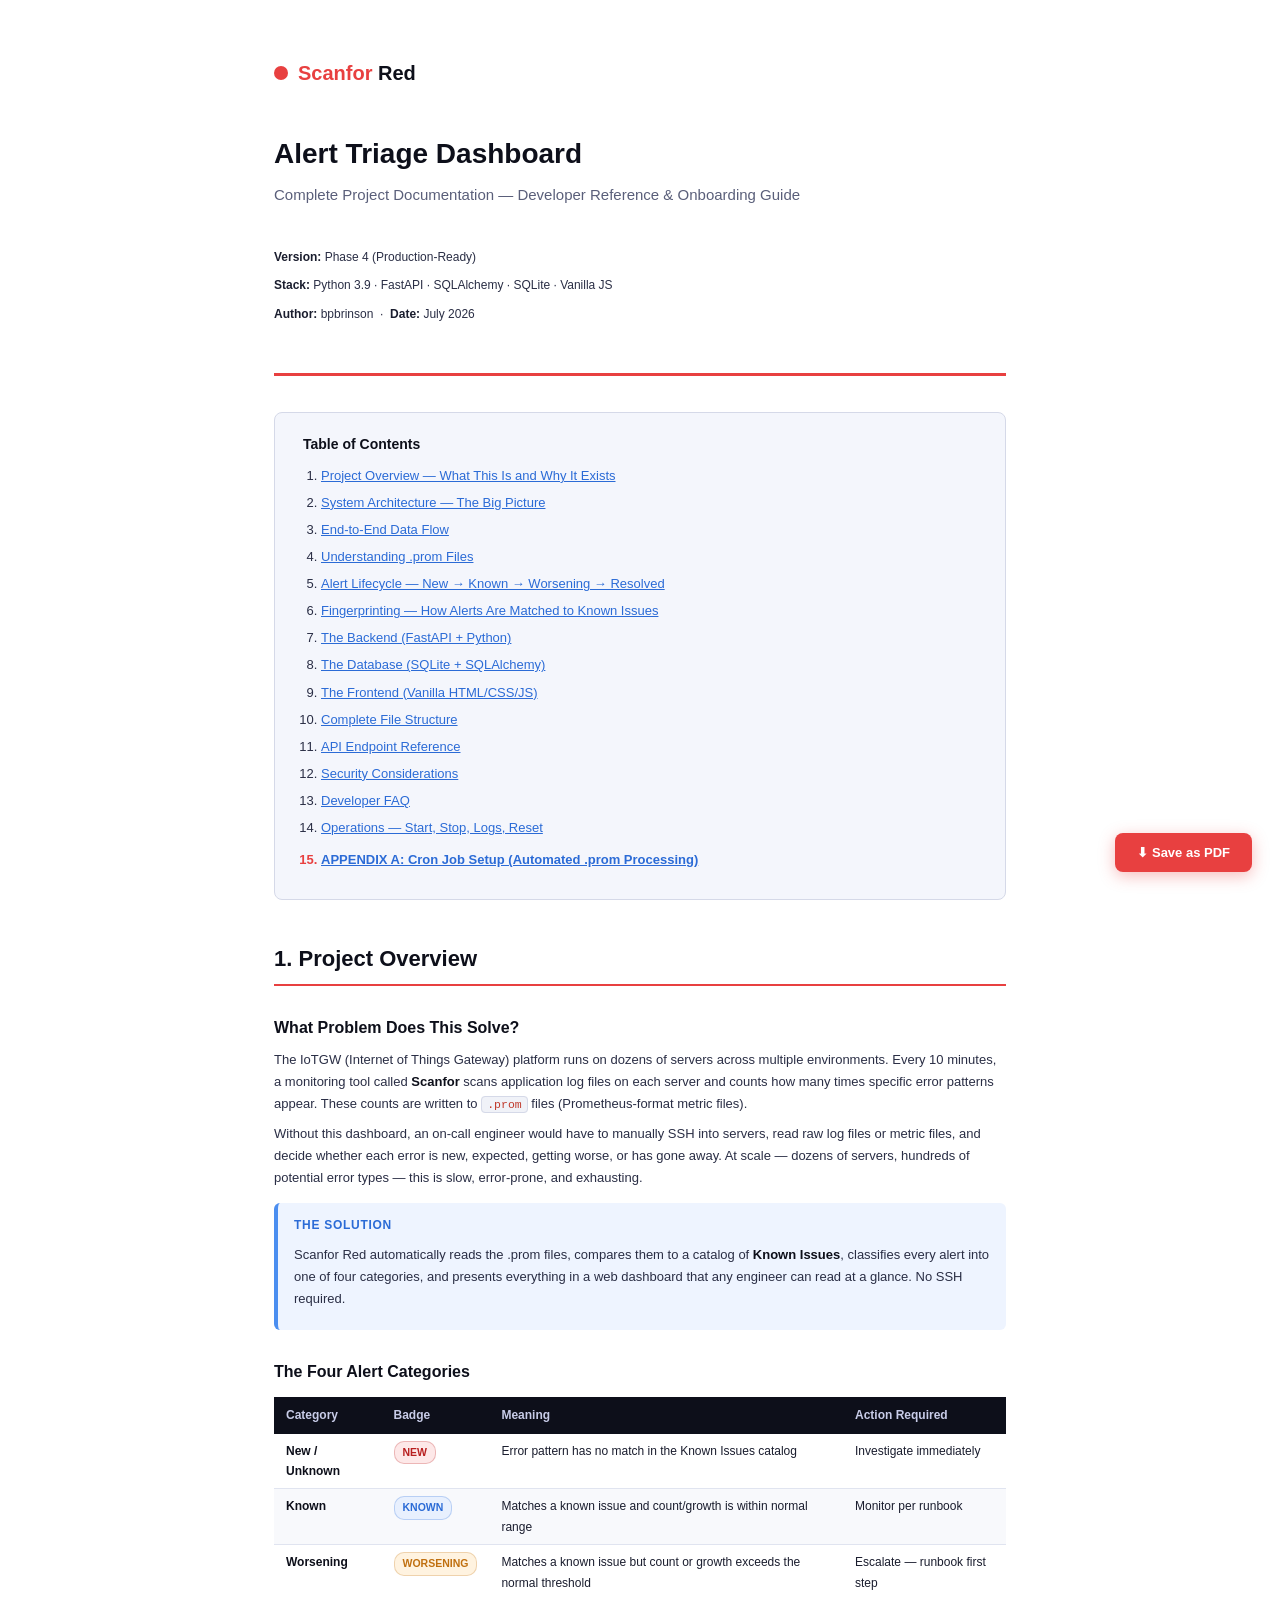
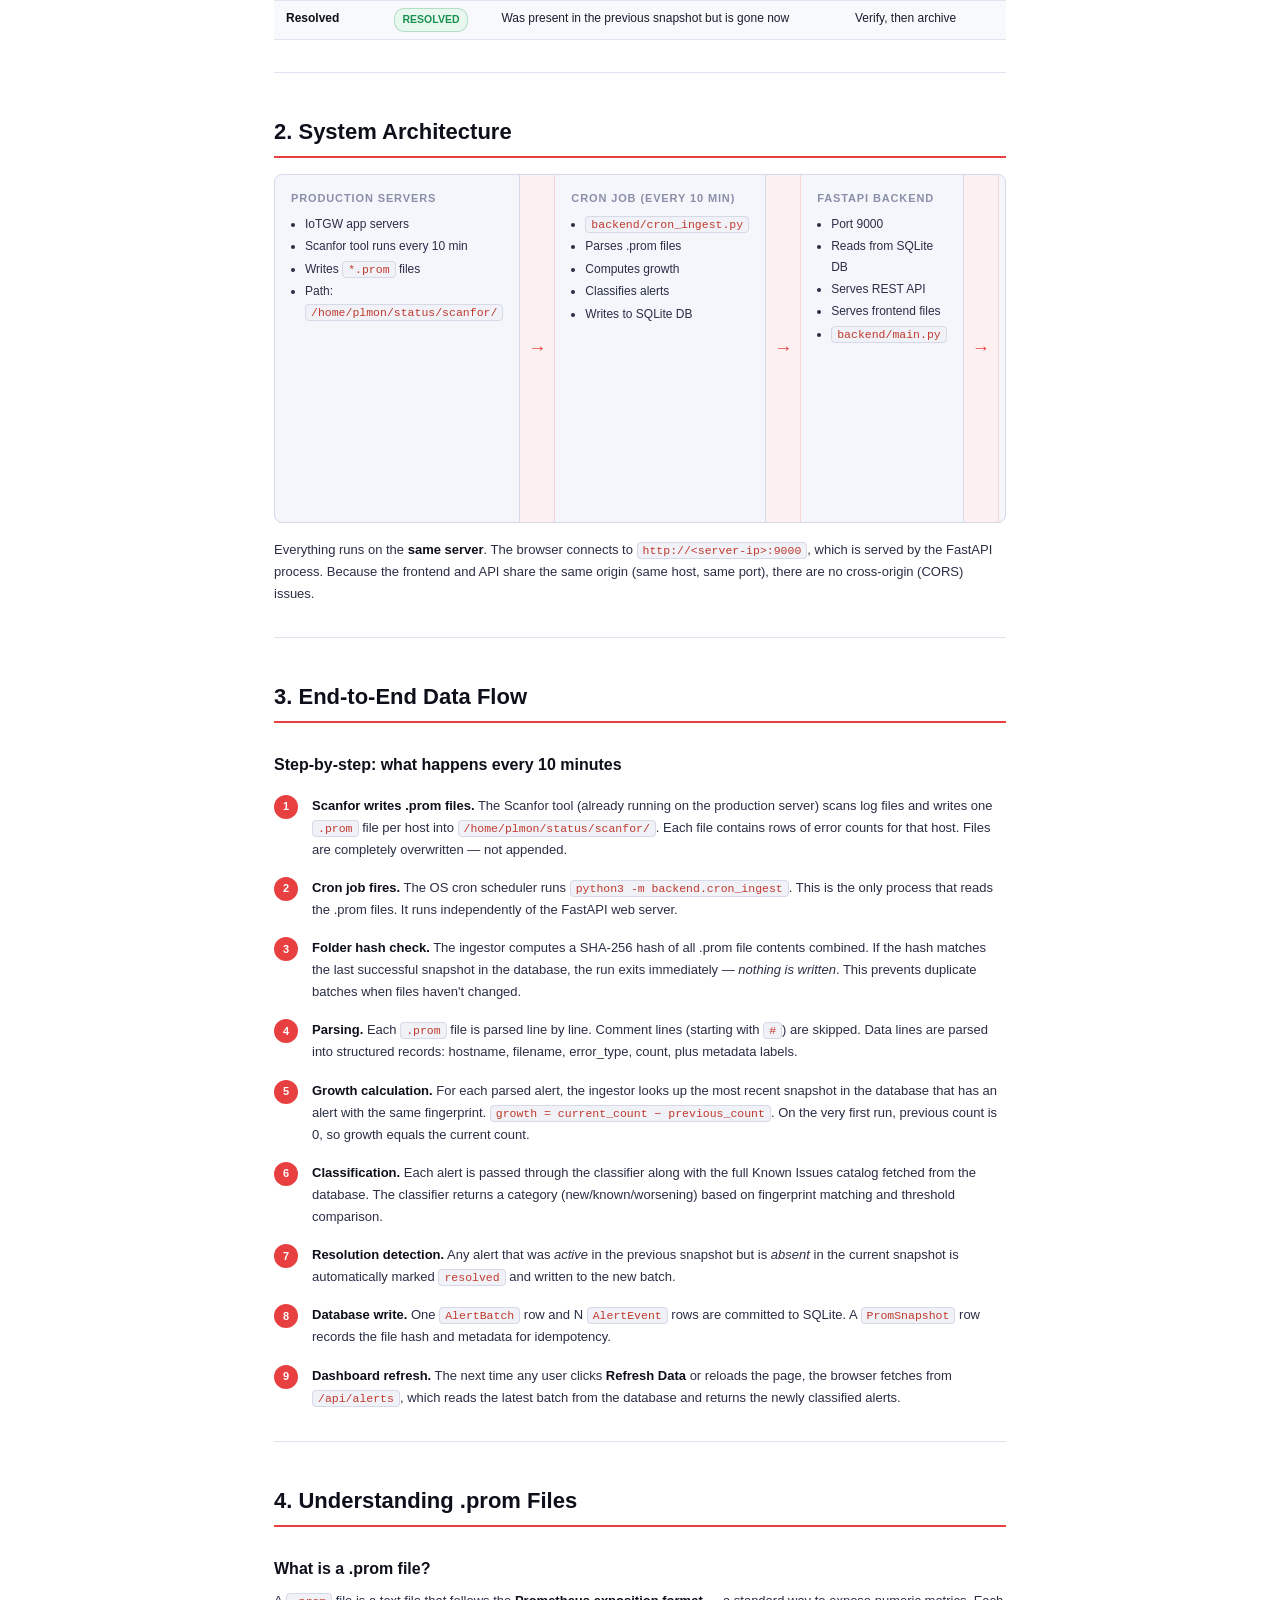
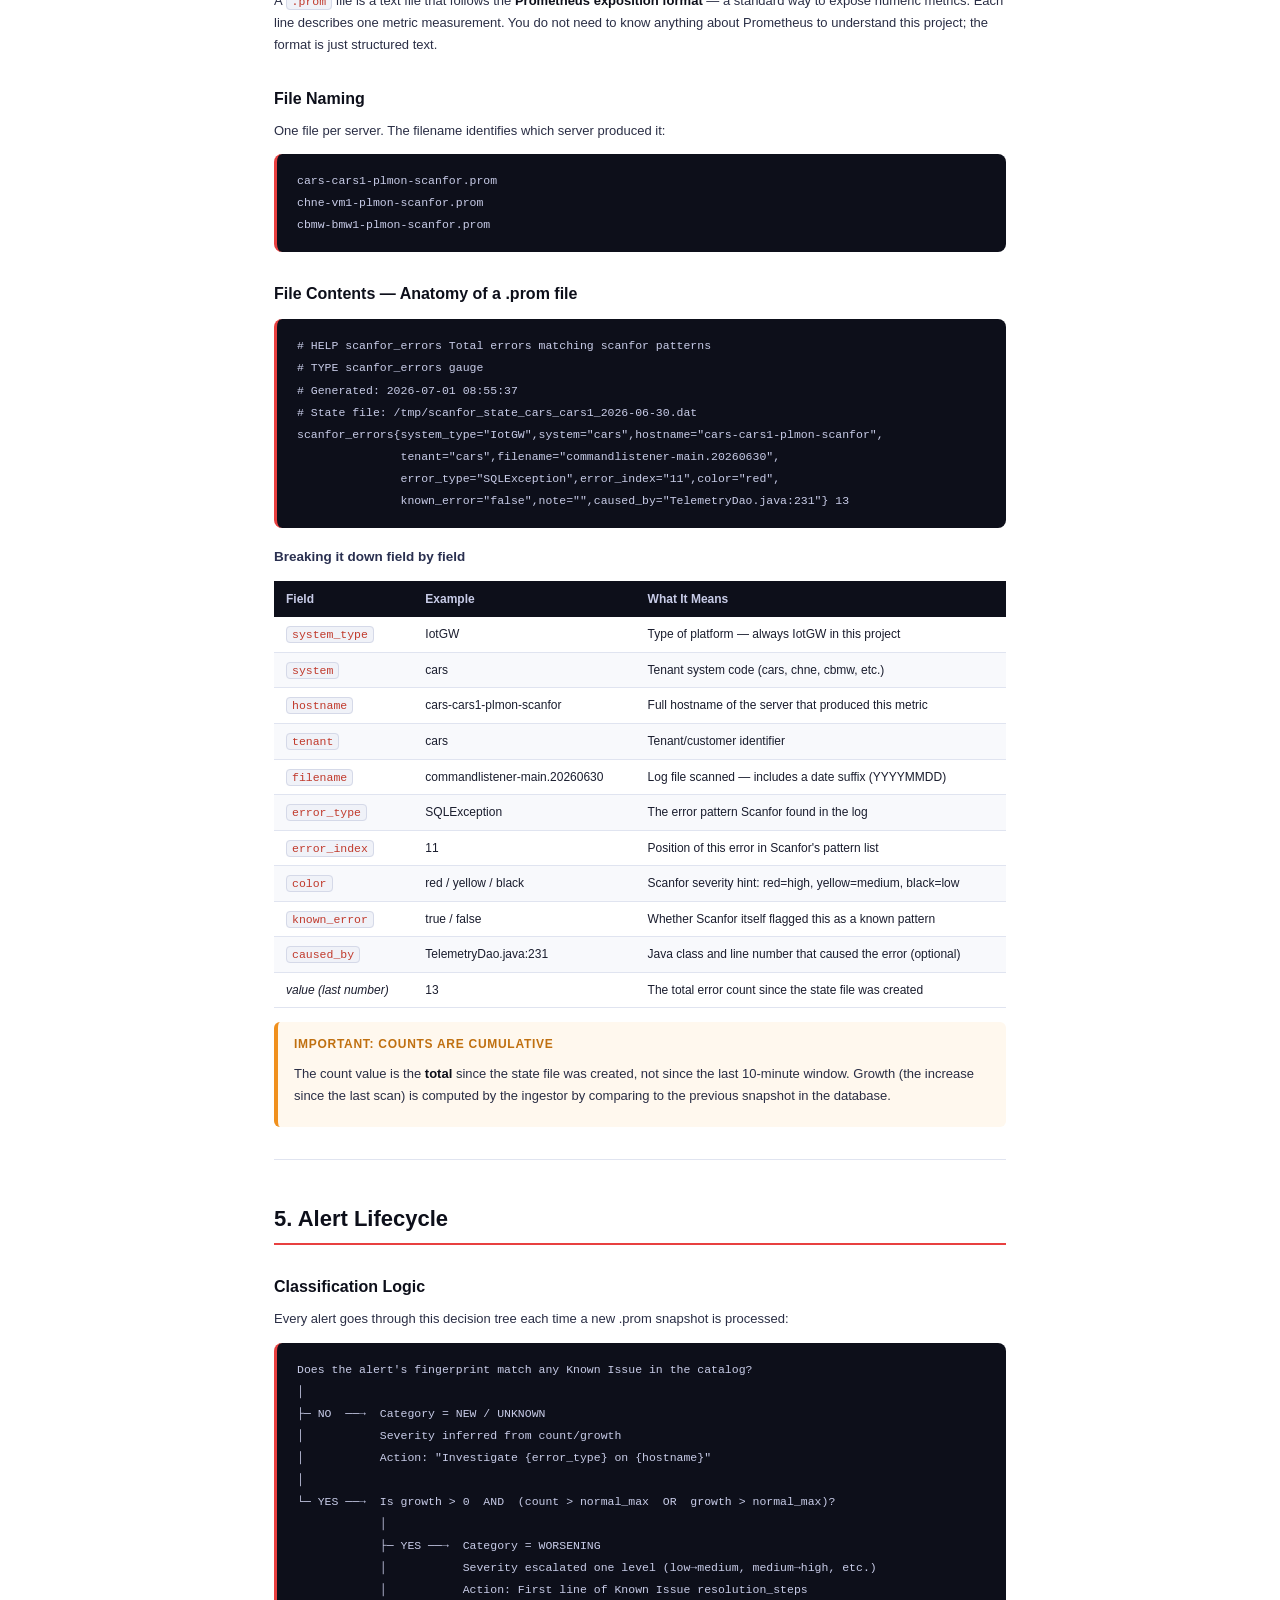
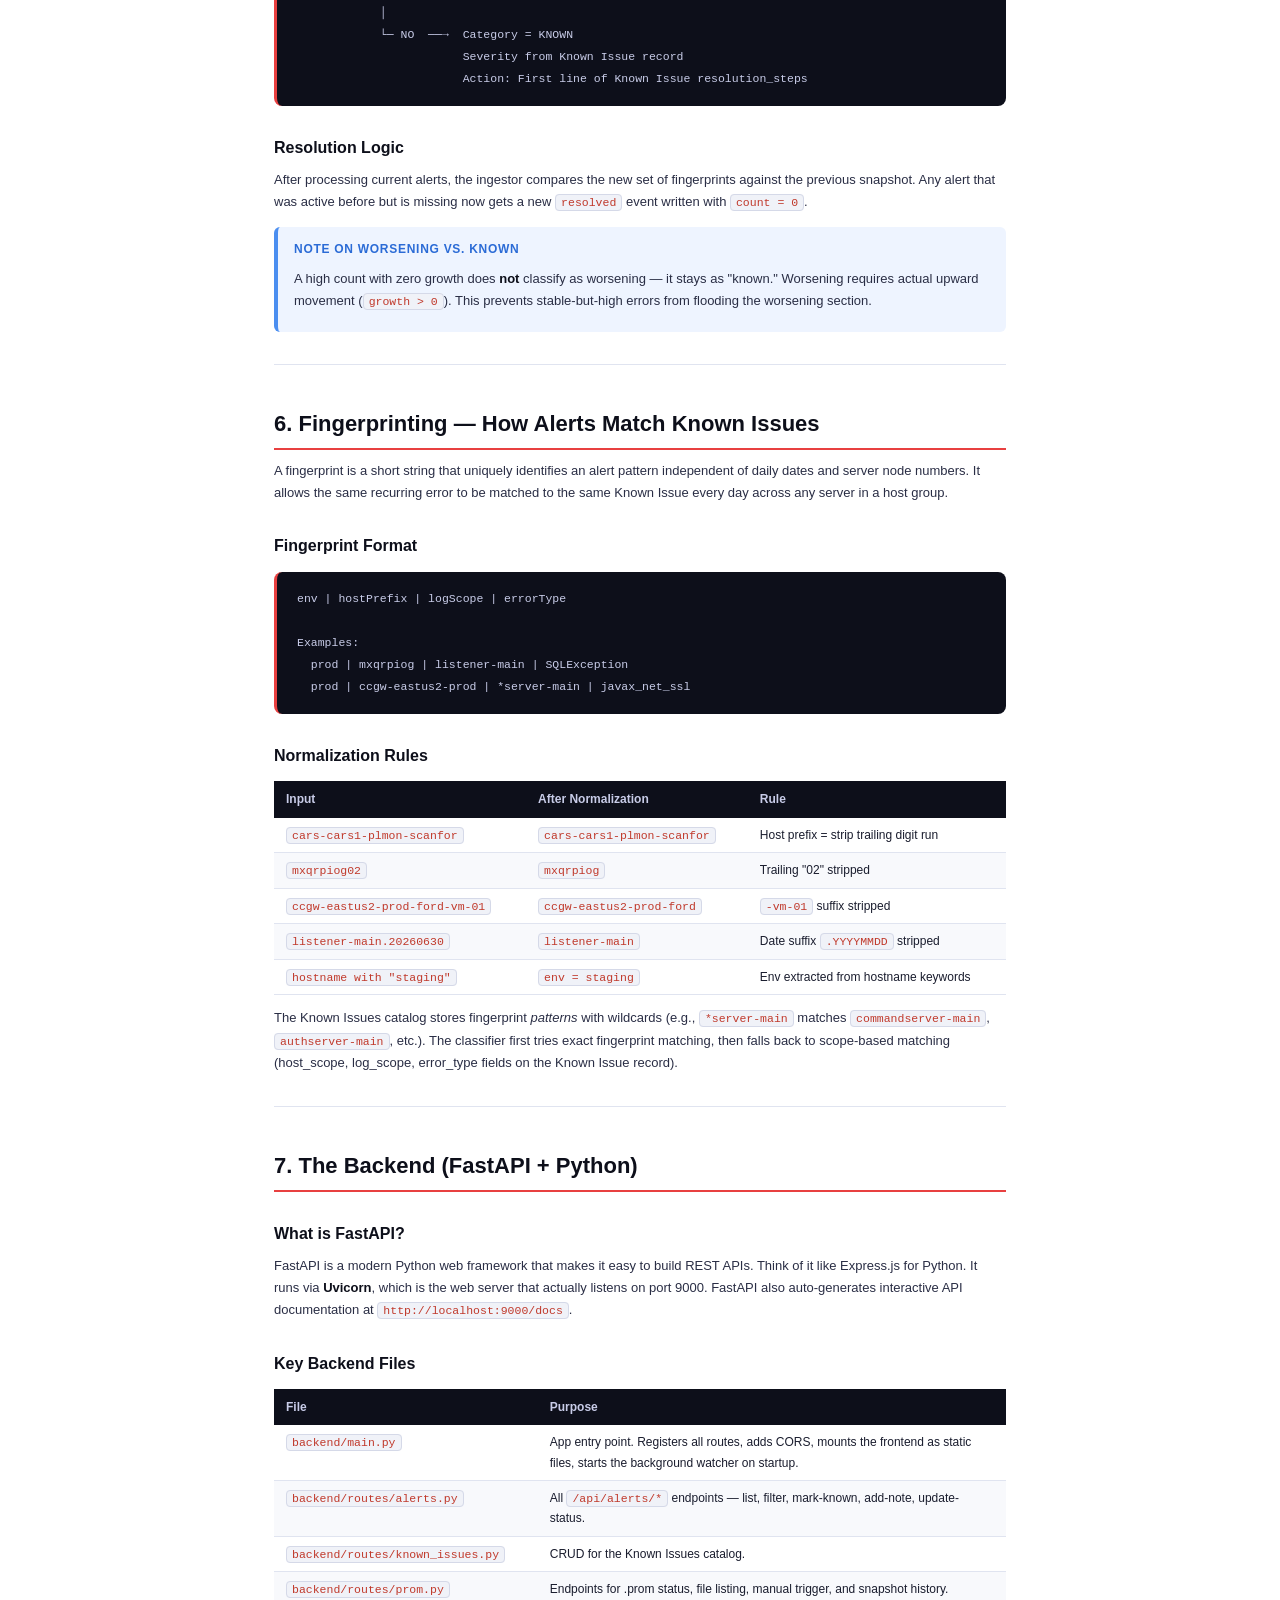
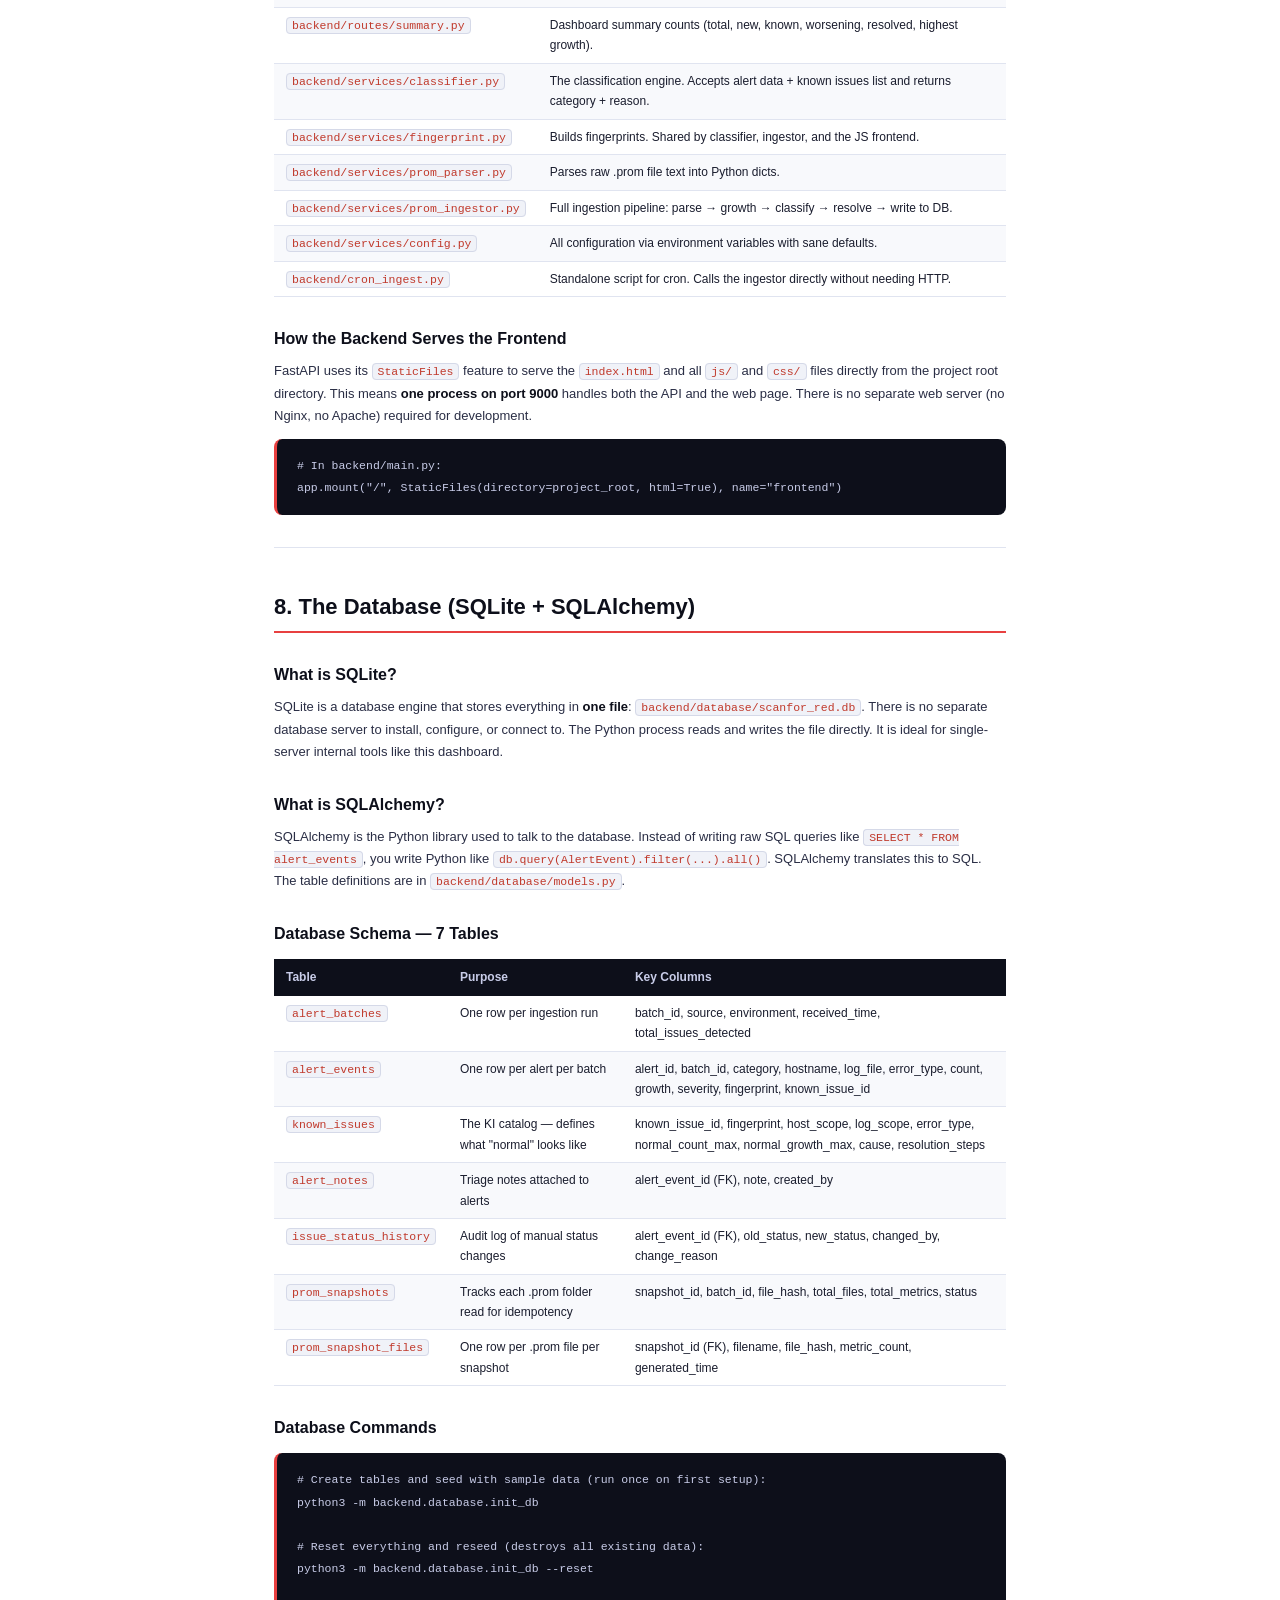
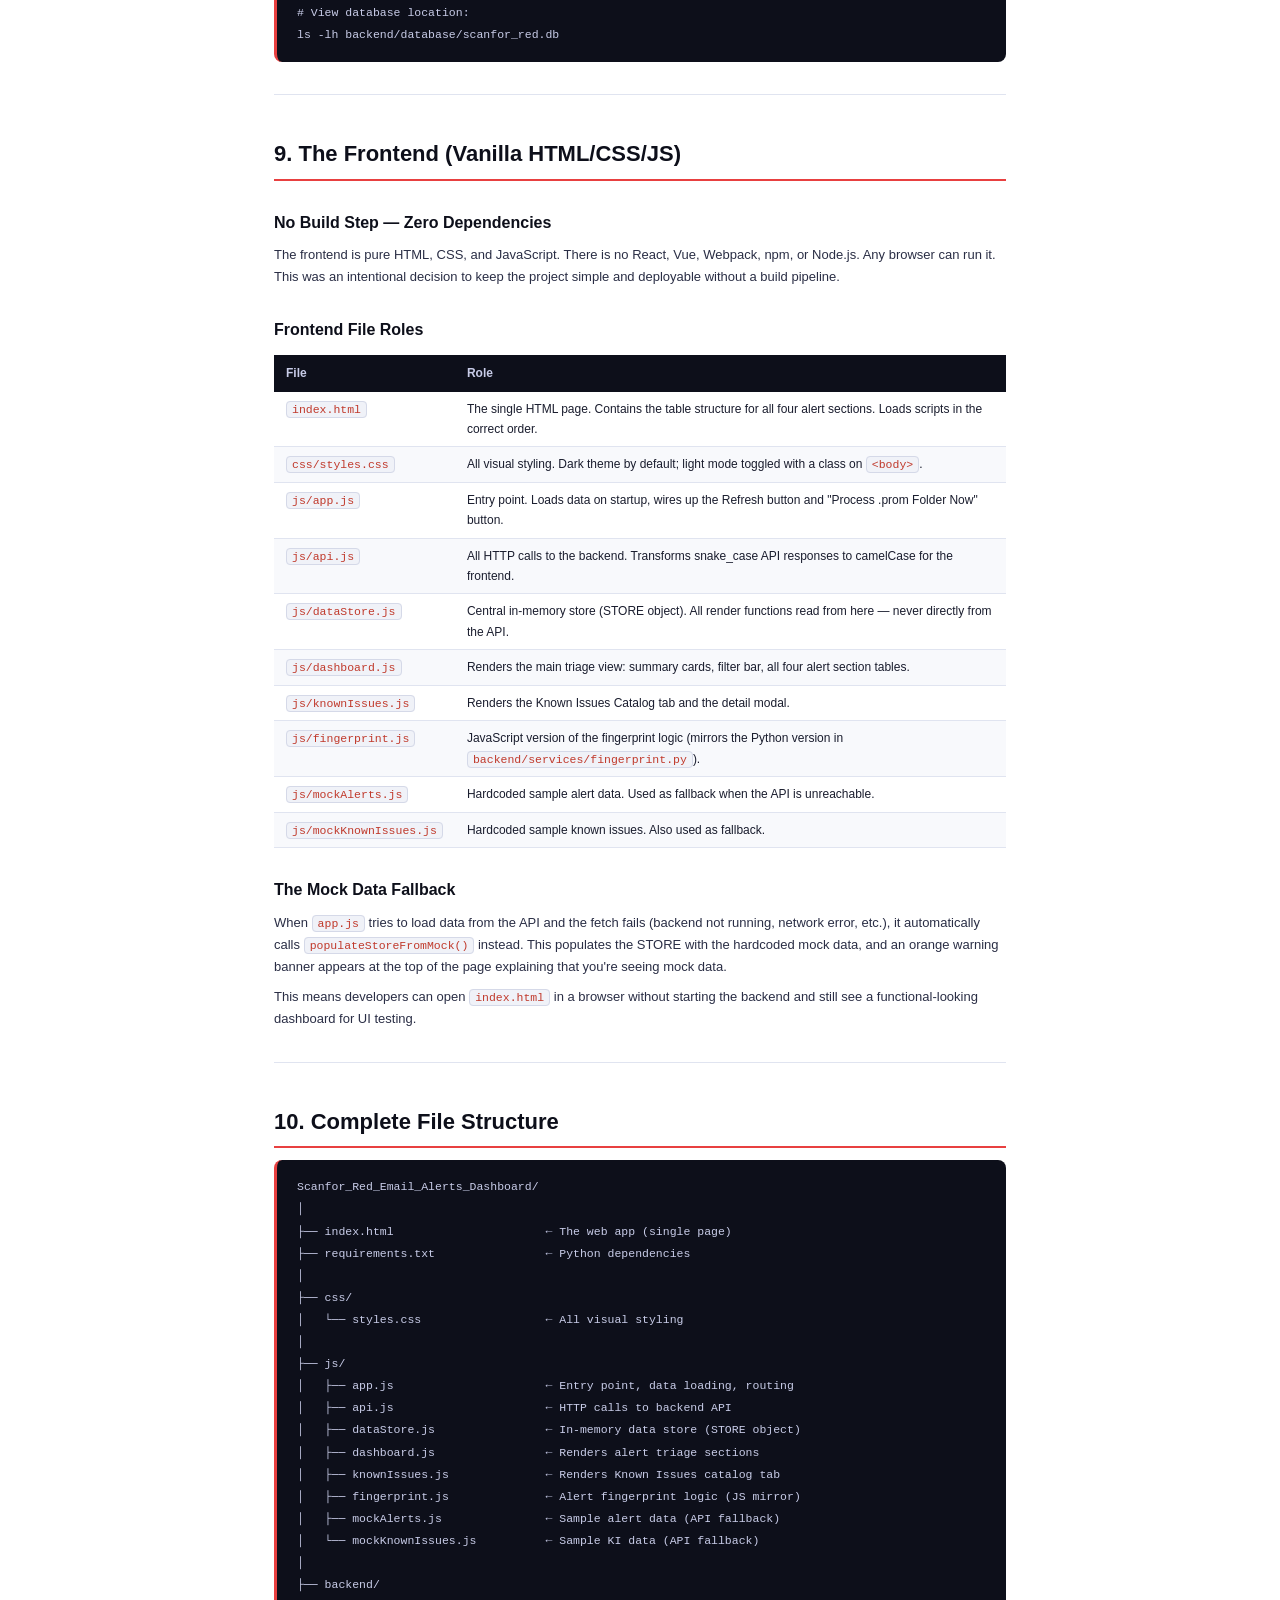
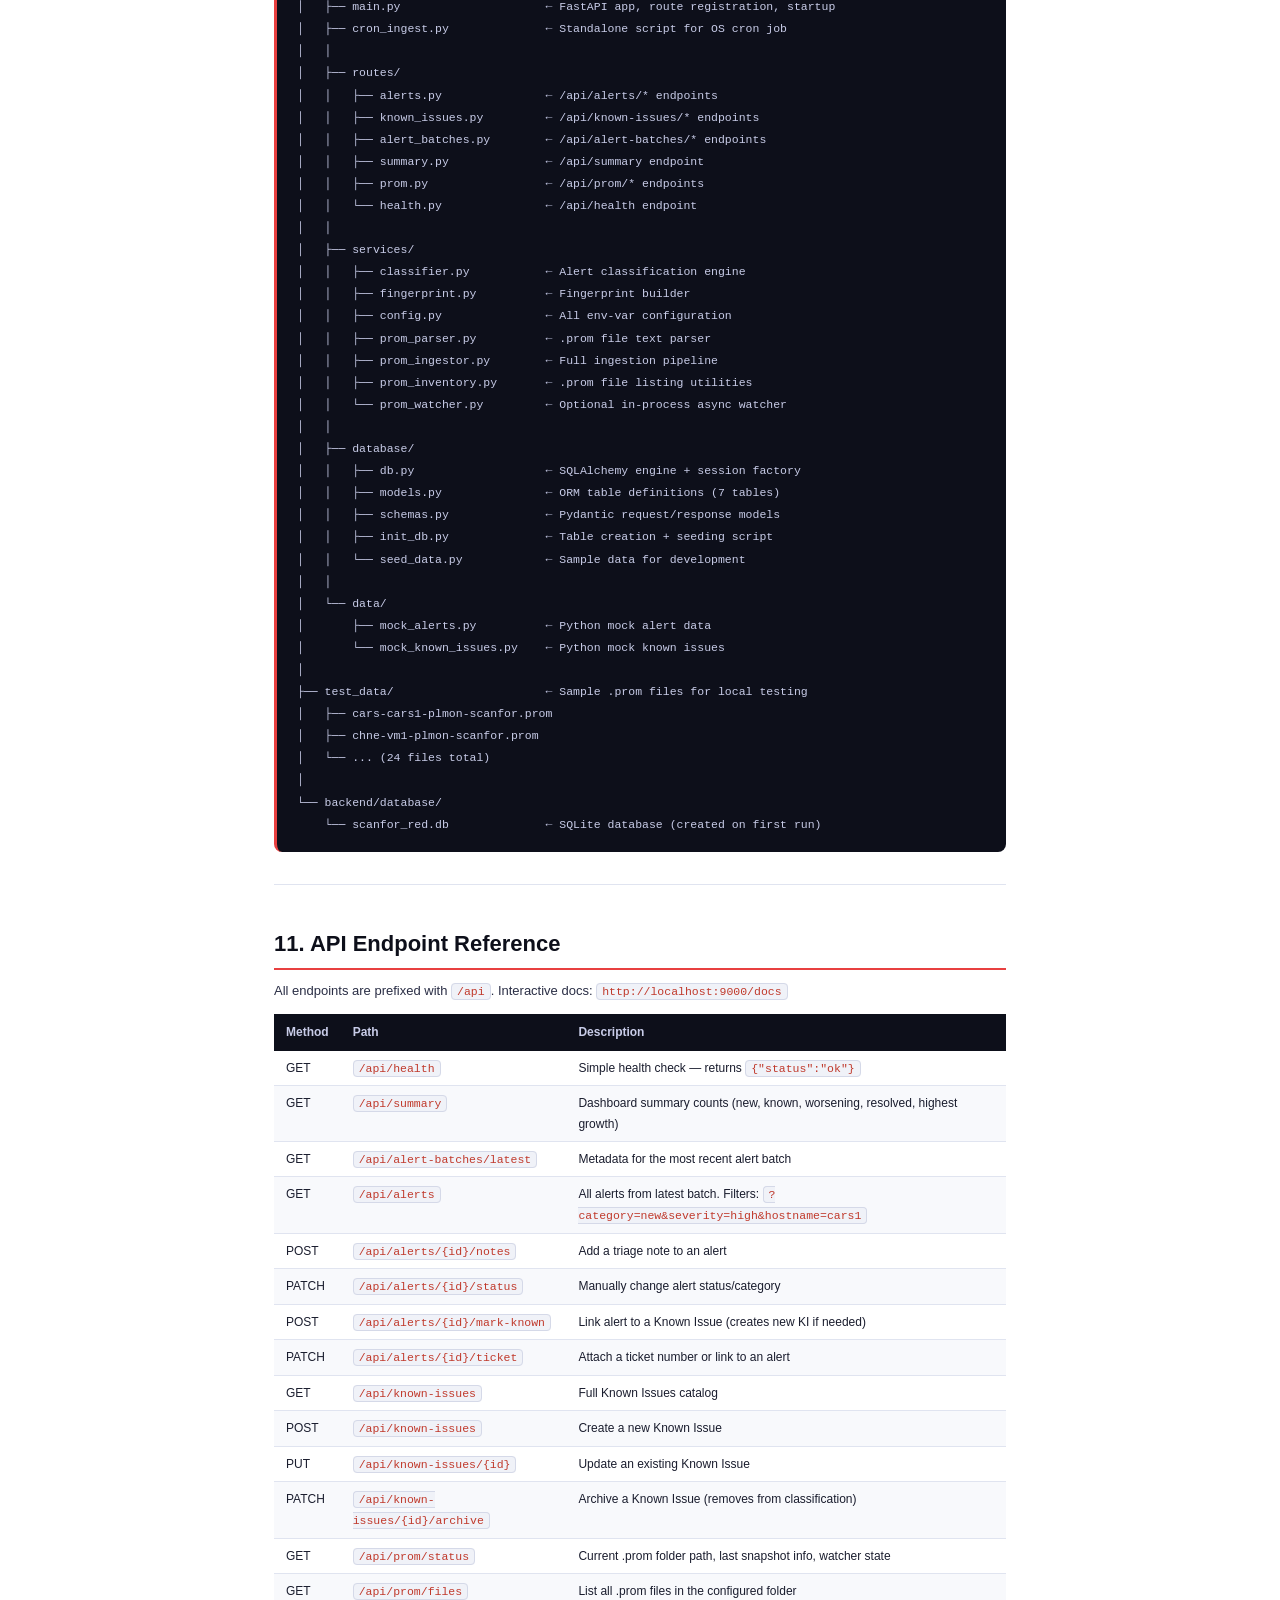
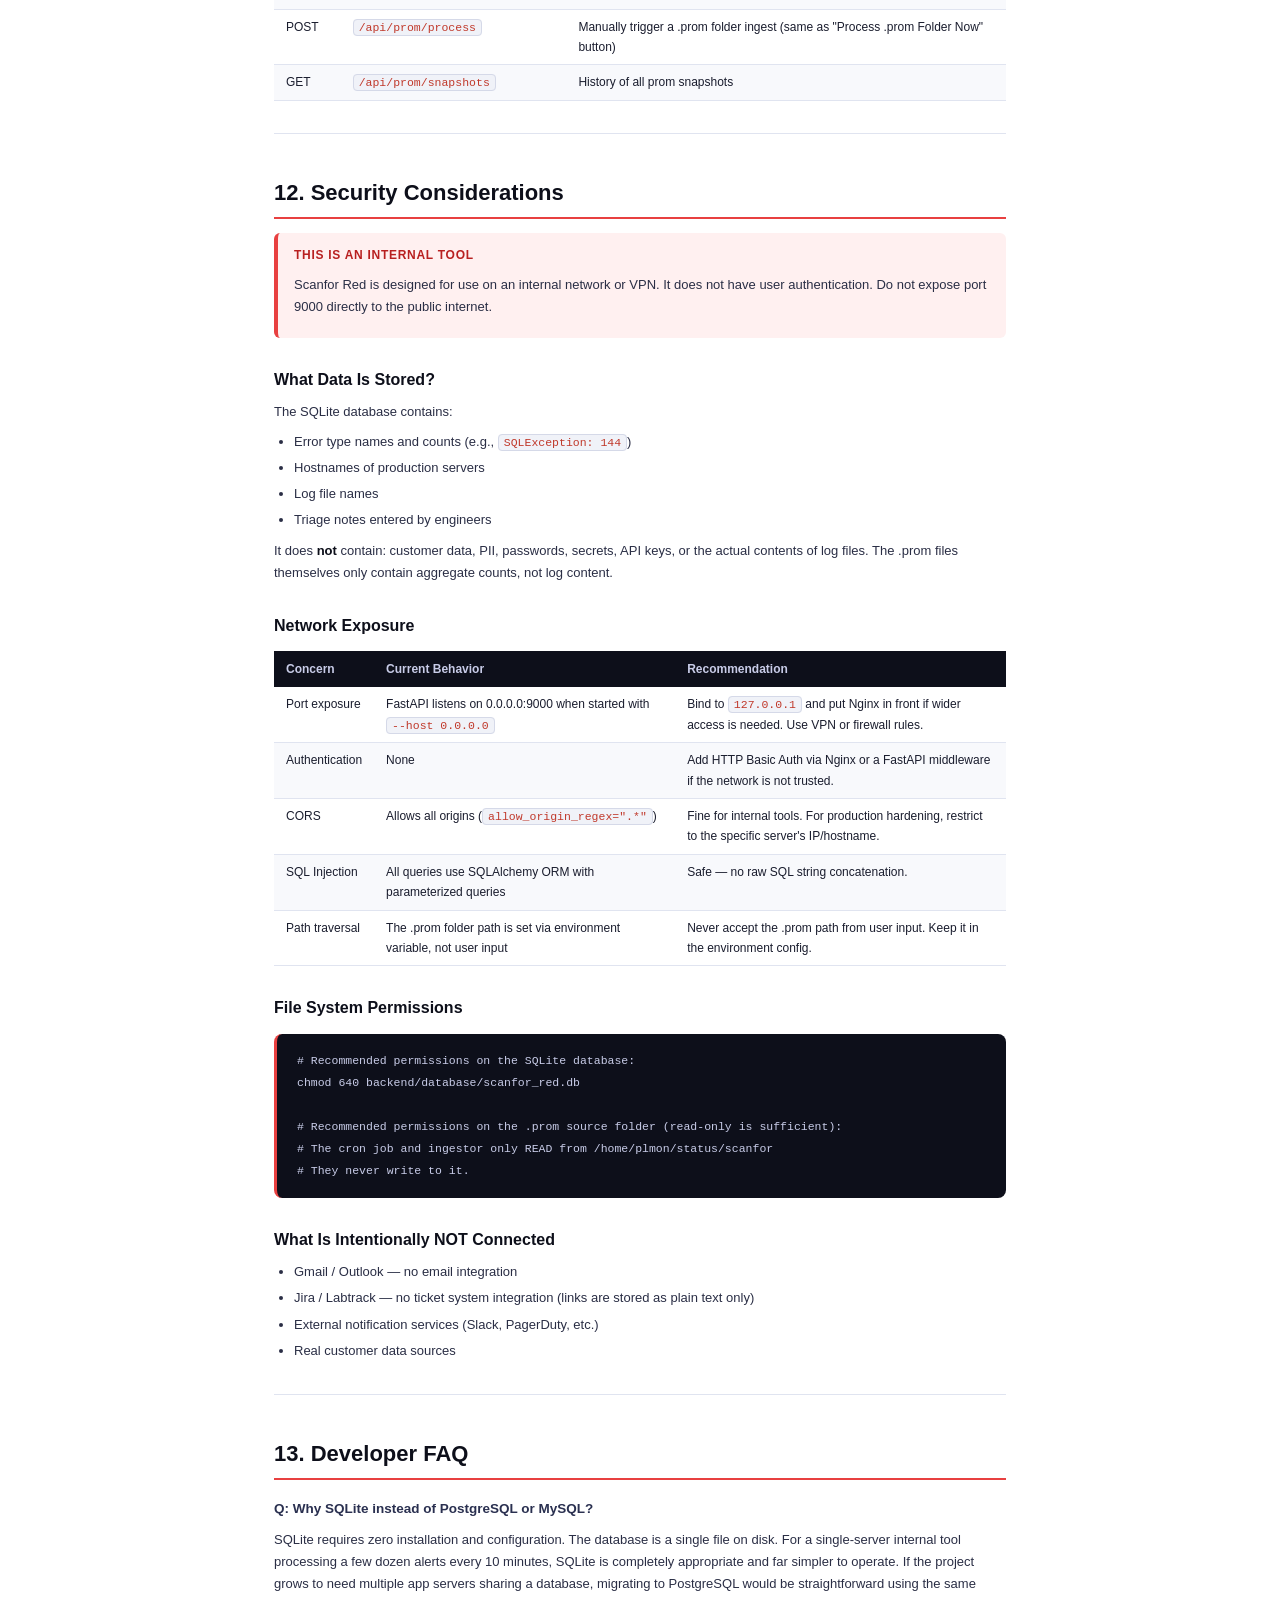
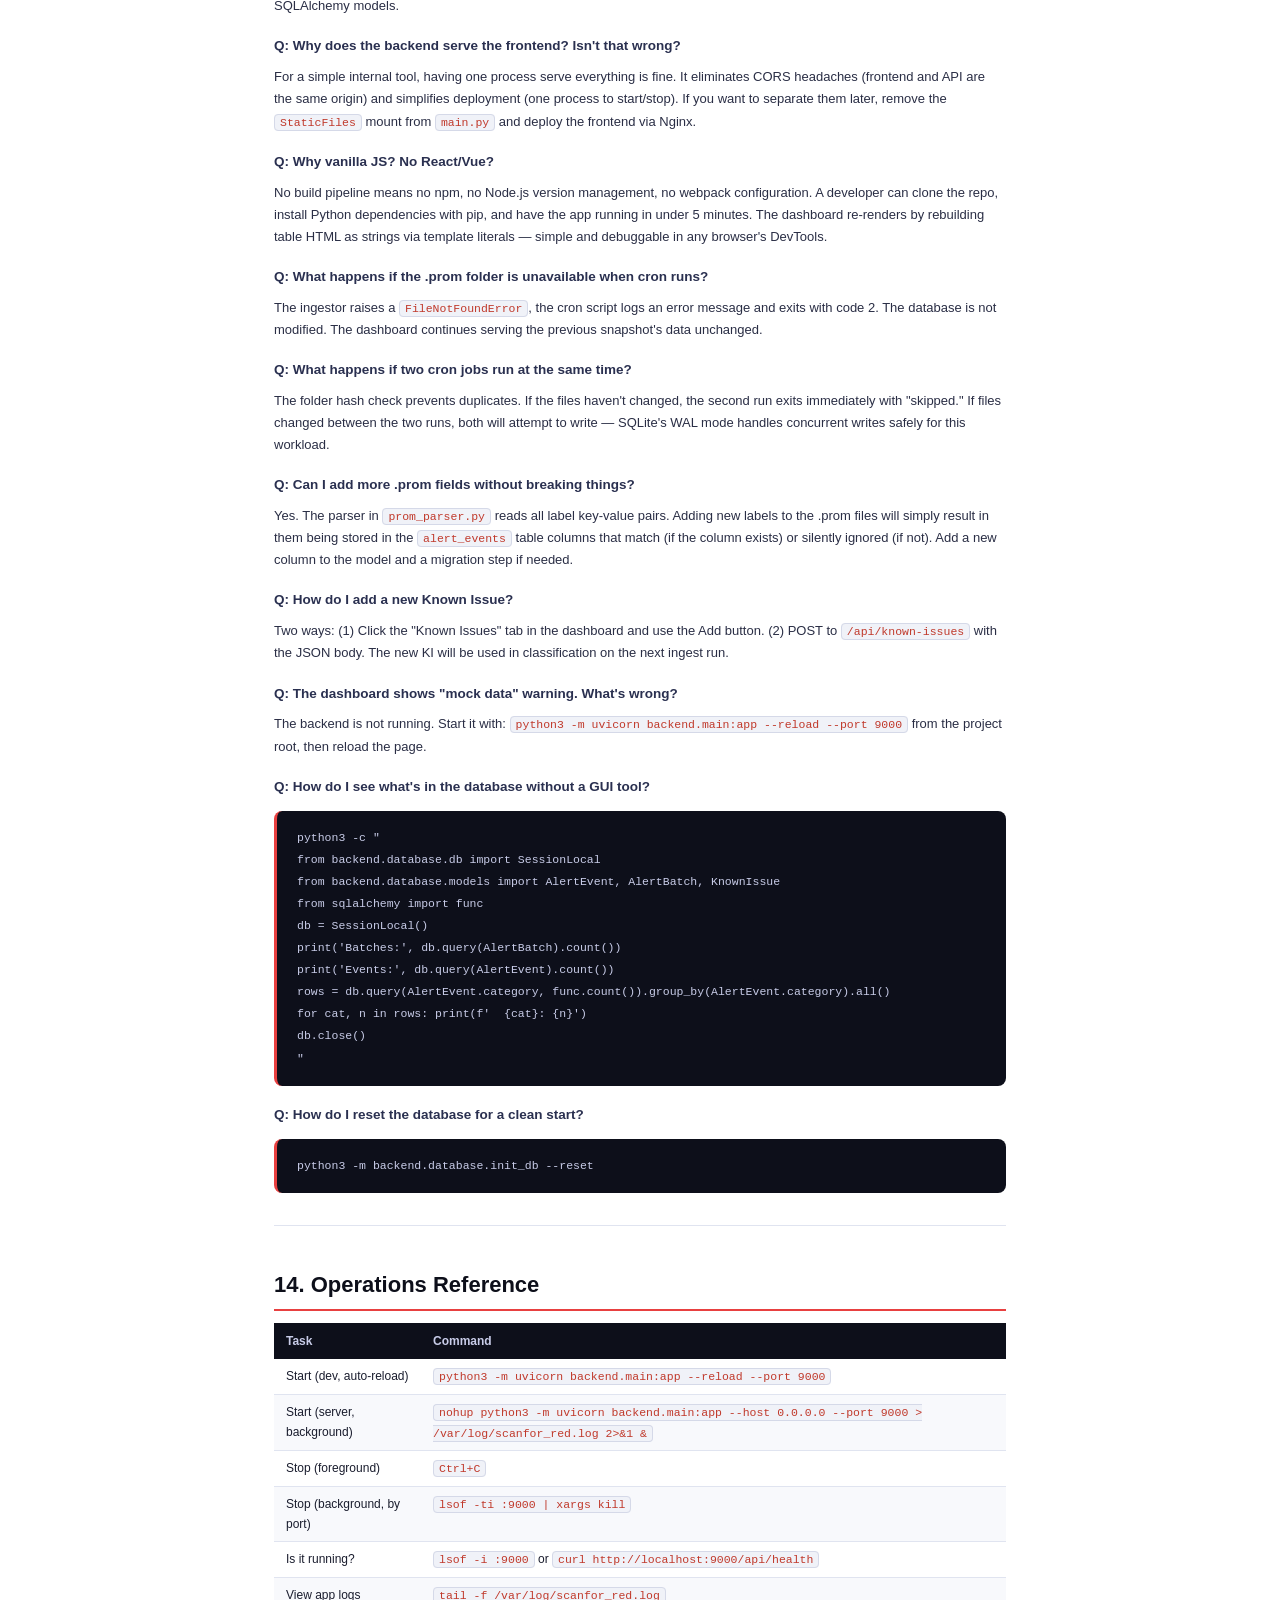
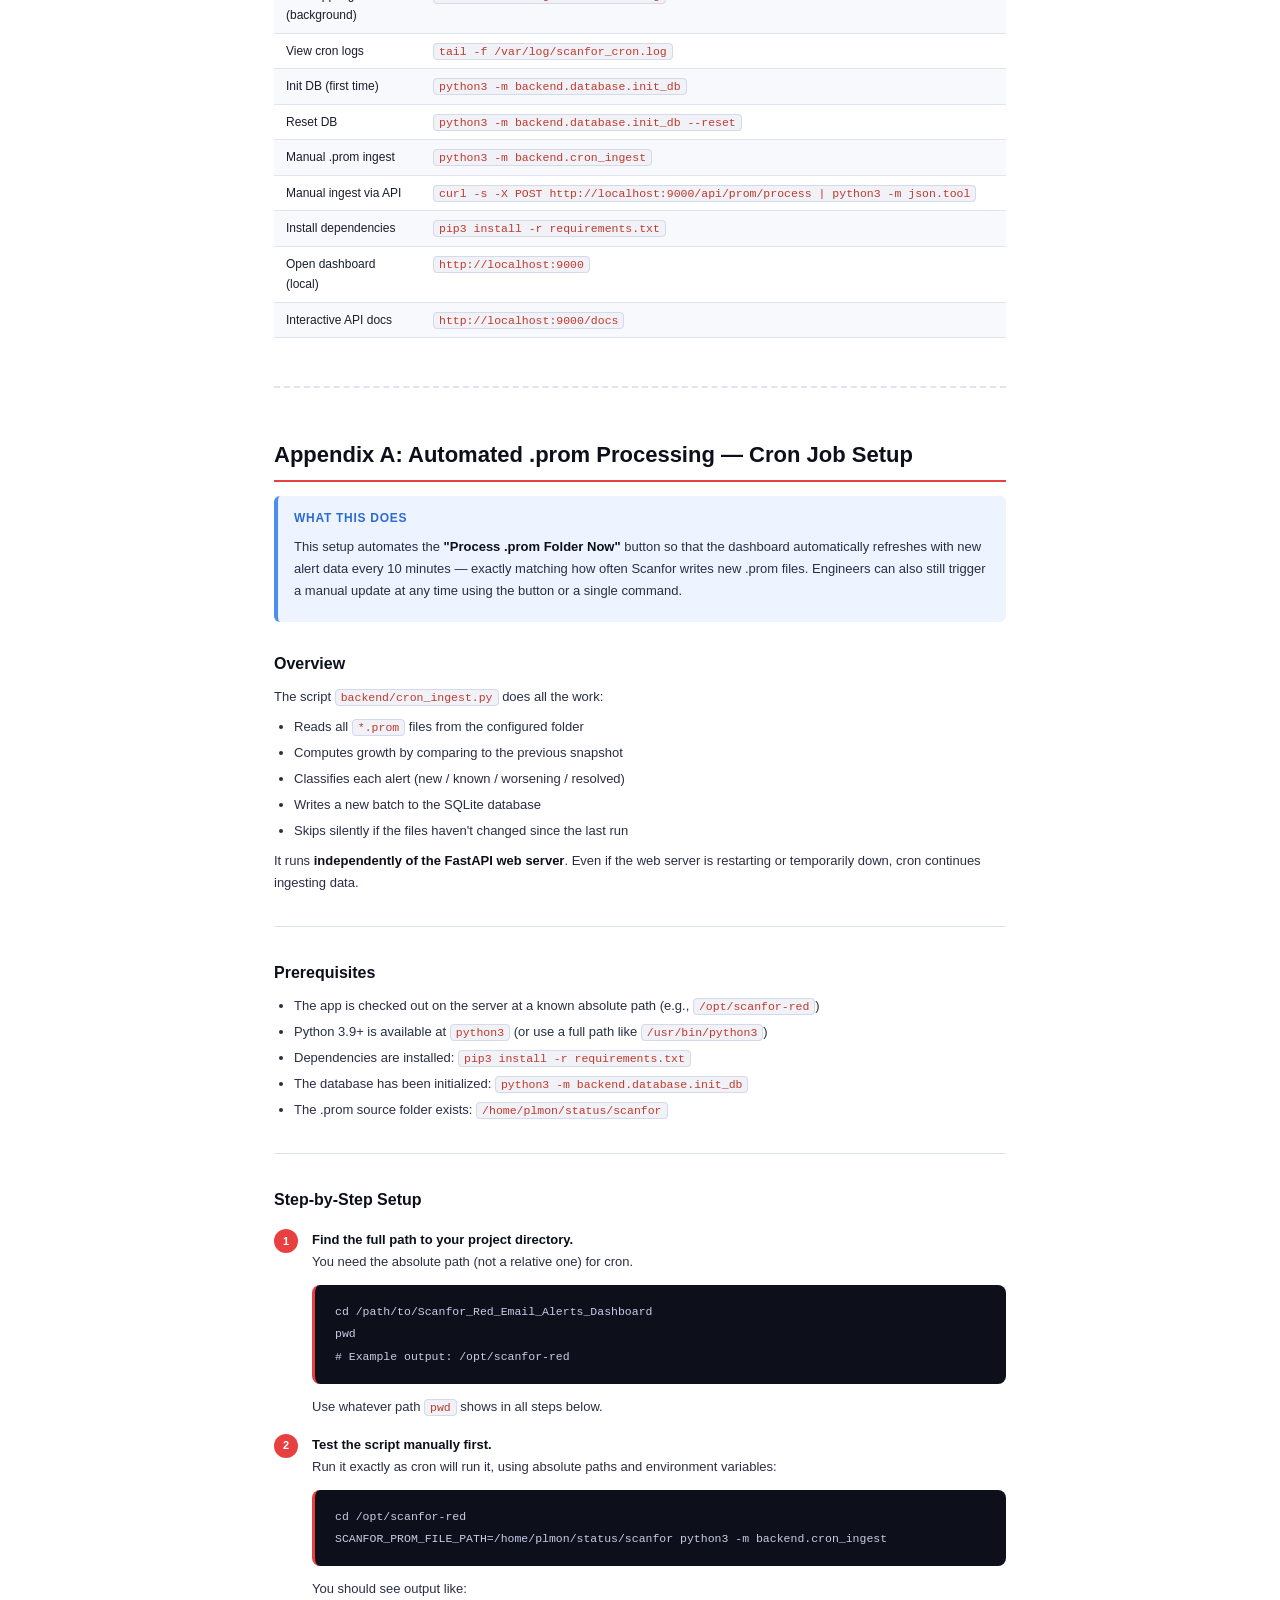
<file: docs/scanfor_red_project_docs.html>
<!DOCTYPE html>
<html lang="en">
<head>
<meta charset="UTF-8" />
<meta name="viewport" content="width=device-width, initial-scale=1.0" />
<title>Scanfor Red — Project Documentation</title>
<style>
  /* ── Print & screen base ─────────────────────────────────────────────── */
  *, *::before, *::after { box-sizing: border-box; margin: 0; padding: 0; }

  body {
    font-family: -apple-system, BlinkMacSystemFont, "Segoe UI", Roboto, sans-serif;
    font-size: 13px;
    line-height: 1.7;
    color: #1a1d2e;
    background: #fff;
    padding: 0;
  }

  /* ── Page layout ─────────────────────────────────────────────────────── */
  .page {
    max-width: 860px;
    margin: 0 auto;
    padding: 56px 64px;
  }

  @media print {
    body { font-size: 11.5px; }
    .page { max-width: 100%; padding: 28px 36px; }
    .page-break { page-break-before: always; }
    a { color: inherit; text-decoration: none; }
    .no-print { display: none; }
    pre, code { font-size: 10px; }
  }

  /* ── Cover ───────────────────────────────────────────────────────────── */
  .cover {
    display: flex;
    flex-direction: column;
    min-height: 320px;
    border-bottom: 3px solid #e84040;
    padding-bottom: 32px;
    margin-bottom: 36px;
  }
  .cover-logo {
    display: flex;
    align-items: center;
    gap: 10px;
    margin-bottom: 40px;
  }
  .cover-dot {
    width: 14px; height: 14px;
    border-radius: 50%;
    background: #e84040;
    flex-shrink: 0;
  }
  .cover-title { font-size: 28px; font-weight: 700; color: #0d0f1a; }
  .cover-title span { color: #e84040; }
  .cover-subtitle { font-size: 15px; color: #5a5f7a; margin-top: 4px; }
  .cover-meta { margin-top: auto; font-size: 12px; color: #8a8fa8; }
  .cover-meta strong { color: #1a1d2e; }

  /* ── Typography ──────────────────────────────────────────────────────── */
  h1 { font-size: 22px; font-weight: 700; color: #0d0f1a; margin: 40px 0 10px; border-bottom: 2px solid #e84040; padding-bottom: 6px; }
  h2 { font-size: 16px; font-weight: 700; color: #0d0f1a; margin: 28px 0 8px; }
  h3 { font-size: 13.5px; font-weight: 600; color: #2a3050; margin: 18px 0 6px; }
  p  { margin: 8px 0; color: #2a2e45; }
  ul, ol { margin: 8px 0 8px 20px; color: #2a2e45; }
  li { margin: 4px 0; }
  strong { color: #0d0f1a; }

  /* ── Code blocks ─────────────────────────────────────────────────────── */
  code {
    font-family: "SF Mono", "Fira Code", Consolas, monospace;
    font-size: 11.5px;
    background: #f0f2f8;
    border: 1px solid #d5d9e8;
    border-radius: 4px;
    padding: 1px 5px;
    color: #c0392b;
  }
  pre {
    background: #0d0f1a;
    color: #c8cce8;
    border-radius: 8px;
    padding: 16px 20px;
    overflow-x: auto;
    margin: 12px 0;
    border-left: 3px solid #e84040;
  }
  pre code {
    background: none;
    border: none;
    padding: 0;
    color: #c8cce8;
    font-size: 11.5px;
  }

  /* ── Tables ──────────────────────────────────────────────────────────── */
  table { width: 100%; border-collapse: collapse; margin: 12px 0; font-size: 12px; }
  thead th { background: #0d0f1a; color: #c8cce8; text-align: left; padding: 8px 12px; font-weight: 600; }
  tbody td { padding: 7px 12px; border-bottom: 1px solid #e0e4f0; vertical-align: top; }
  tbody tr:nth-child(even) { background: #f8f9fc; }

  /* ── Callout boxes ───────────────────────────────────────────────────── */
  .callout {
    border-radius: 6px;
    padding: 12px 16px;
    margin: 14px 0;
    border-left: 4px solid;
  }
  .callout-info  { background: #eef4ff; border-color: #4b8ef0; }
  .callout-warn  { background: #fff8ee; border-color: #f0901e; }
  .callout-sec   { background: #fff0f0; border-color: #e84040; }
  .callout-good  { background: #eefff5; border-color: #38c07a; }
  .callout-title { font-weight: 700; margin-bottom: 4px; font-size: 12px; text-transform: uppercase; letter-spacing: 0.06em; }
  .callout-info  .callout-title { color: #2b6bd6; }
  .callout-warn  .callout-title { color: #c07010; }
  .callout-sec   .callout-title { color: #b82020; }
  .callout-good  .callout-title { color: #1a9050; }

  /* ── Section divider ─────────────────────────────────────────────────── */
  .section-rule { border: none; border-top: 1px solid #e0e4f0; margin: 32px 0; }

  /* ── Badge ───────────────────────────────────────────────────────────── */
  .badge {
    display: inline-block;
    padding: 2px 8px;
    border-radius: 10px;
    font-size: 10.5px;
    font-weight: 600;
    white-space: nowrap;
  }
  .badge-red  { background: #fde8e8; color: #b82020; border: 1px solid rgba(184,32,32,0.25); }
  .badge-blue { background: #e8f0fe; color: #2b6bd6; border: 1px solid rgba(43,107,214,0.25); }
  .badge-org  { background: #fff3e0; color: #c07010; border: 1px solid rgba(192,112,16,0.25); }
  .badge-grn  { background: #e8f8ef; color: #1a9050; border: 1px solid rgba(26,144,80,0.25); }

  /* ── TOC ─────────────────────────────────────────────────────────────── */
  .toc { background: #f4f6fc; border: 1px solid #d5d9e8; border-radius: 8px; padding: 20px 28px; margin: 20px 0 36px; }
  .toc h2 { margin-top: 0; border: none; font-size: 14px; }
  .toc ol { margin-left: 18px; }
  .toc li { margin: 5px 0; }
  .toc a { color: #2b6bd6; }

  /* ── Step list ───────────────────────────────────────────────────────── */
  .steps { counter-reset: step; list-style: none; margin-left: 0; }
  .steps li {
    counter-increment: step;
    position: relative;
    padding-left: 38px;
    margin: 16px 0;
  }
  .steps li::before {
    content: counter(step);
    position: absolute;
    left: 0; top: 0;
    width: 24px; height: 24px;
    border-radius: 50%;
    background: #e84040;
    color: #fff;
    font-weight: 700;
    font-size: 11px;
    display: flex;
    align-items: center;
    justify-content: center;
    line-height: 1;
  }

  /* ── Print button ────────────────────────────────────────────────────── */
  .print-btn {
    position: fixed;
    bottom: 28px; right: 28px;
    background: #e84040;
    color: #fff;
    border: none;
    border-radius: 8px;
    padding: 12px 22px;
    font-size: 13px;
    font-weight: 600;
    cursor: pointer;
    box-shadow: 0 4px 16px rgba(232,64,64,0.35);
    z-index: 999;
  }
  .print-btn:hover { background: #c83030; }

  /* ── Page break helper ───────────────────────────────────────────────── */
  .page-break { border: none; border-top: 2px dashed #e0e4f0; margin: 48px 0; }
  @media print {
    .page-break { border: none; margin: 0; }
  }

  /* ── Arch diagram ────────────────────────────────────────────────────── */
  .arch {
    display: flex;
    align-items: stretch;
    gap: 0;
    background: #f4f6fc;
    border: 1px solid #d5d9e8;
    border-radius: 8px;
    overflow: hidden;
    margin: 16px 0;
    font-size: 12px;
  }
  .arch-box {
    flex: 1;
    padding: 14px 16px;
    border-right: 1px solid #d5d9e8;
  }
  .arch-box:last-child { border-right: none; }
  .arch-box h4 { font-size: 11px; text-transform: uppercase; letter-spacing: 0.08em; color: #8a8fa8; margin-bottom: 6px; }
  .arch-box ul { margin: 0; padding-left: 14px; }
  .arch-box li { margin: 2px 0; color: #2a2e45; }
  .arch-arrow {
    display: flex;
    align-items: center;
    justify-content: center;
    padding: 8px;
    font-size: 18px;
    color: #e84040;
    flex-shrink: 0;
    background: #fdf0f0;
    border-right: 1px solid #f5d5d5;
  }
</style>
</head>
<body>

<div class="page">

<!-- ══════════════════════════════════════════════════════════════════════
     COVER
═══════════════════════════════════════════════════════════════════════ -->
<div class="cover">
  <div class="cover-logo">
    <div class="cover-dot"></div>
    <span style="font-size:20px;font-weight:800;color:#0d0f1a"><span style="color:#e84040">Scanfor</span> Red</span>
  </div>
  <div class="cover-title">Alert Triage Dashboard</div>
  <div class="cover-subtitle">Complete Project Documentation — Developer Reference &amp; Onboarding Guide</div>
  <div class="cover-meta" style="margin-top:32px">
    <p><strong>Version:</strong> Phase 4 (Production-Ready)</p>
    <p><strong>Stack:</strong> Python 3.9 · FastAPI · SQLAlchemy · SQLite · Vanilla JS</p>
    <p><strong>Author:</strong> bpbrinson &nbsp;·&nbsp; <strong>Date:</strong> July 2026</p>
  </div>
</div>

<!-- ══════════════════════════════════════════════════════════════════════
     TABLE OF CONTENTS
═══════════════════════════════════════════════════════════════════════ -->
<div class="toc">
  <h2>Table of Contents</h2>
  <ol>
    <li><a href="#overview">Project Overview — What This Is and Why It Exists</a></li>
    <li><a href="#architecture">System Architecture — The Big Picture</a></li>
    <li><a href="#data-flow">End-to-End Data Flow</a></li>
    <li><a href="#prom-files">Understanding .prom Files</a></li>
    <li><a href="#alert-lifecycle">Alert Lifecycle — New → Known → Worsening → Resolved</a></li>
    <li><a href="#fingerprinting">Fingerprinting — How Alerts Are Matched to Known Issues</a></li>
    <li><a href="#backend">The Backend (FastAPI + Python)</a></li>
    <li><a href="#database">The Database (SQLite + SQLAlchemy)</a></li>
    <li><a href="#frontend">The Frontend (Vanilla HTML/CSS/JS)</a></li>
    <li><a href="#file-structure">Complete File Structure</a></li>
    <li><a href="#api-reference">API Endpoint Reference</a></li>
    <li><a href="#security">Security Considerations</a></li>
    <li><a href="#faq">Developer FAQ</a></li>
    <li><a href="#ops">Operations — Start, Stop, Logs, Reset</a></li>
    <li style="margin-top:10px;font-weight:700;color:#e84040"><a href="#cron-setup">APPENDIX A: Cron Job Setup (Automated .prom Processing)</a></li>
  </ol>
</div>


<!-- ══════════════════════════════════════════════════════════════════════
     1. OVERVIEW
═══════════════════════════════════════════════════════════════════════ -->
<h1 id="overview">1. Project Overview</h1>

<h2>What Problem Does This Solve?</h2>
<p>
  The IoTGW (Internet of Things Gateway) platform runs on dozens of servers across multiple
  environments. Every 10 minutes, a monitoring tool called <strong>Scanfor</strong> scans
  application log files on each server and counts how many times specific error patterns
  appear. These counts are written to <code>.prom</code> files (Prometheus-format metric files).
</p>
<p>
  Without this dashboard, an on-call engineer would have to manually SSH into servers,
  read raw log files or metric files, and decide whether each error is new, expected,
  getting worse, or has gone away. At scale — dozens of servers, hundreds of potential
  error types — this is slow, error-prone, and exhausting.
</p>

<div class="callout callout-info">
  <div class="callout-title">The Solution</div>
  <p>
    Scanfor Red automatically reads the .prom files, compares them to a catalog of
    <strong>Known Issues</strong>, classifies every alert into one of four categories,
    and presents everything in a web dashboard that any engineer can read at a glance.
    No SSH required.
  </p>
</div>

<h2>The Four Alert Categories</h2>
<table>
  <thead><tr><th>Category</th><th>Badge</th><th>Meaning</th><th>Action Required</th></tr></thead>
  <tbody>
    <tr><td><strong>New / Unknown</strong></td><td><span class="badge badge-red">NEW</span></td><td>Error pattern has no match in the Known Issues catalog</td><td>Investigate immediately</td></tr>
    <tr><td><strong>Known</strong></td><td><span class="badge badge-blue">KNOWN</span></td><td>Matches a known issue and count/growth is within normal range</td><td>Monitor per runbook</td></tr>
    <tr><td><strong>Worsening</strong></td><td><span class="badge badge-org">WORSENING</span></td><td>Matches a known issue but count or growth exceeds the normal threshold</td><td>Escalate — runbook first step</td></tr>
    <tr><td><strong>Resolved</strong></td><td><span class="badge badge-grn">RESOLVED</span></td><td>Was present in the previous snapshot but is gone now</td><td>Verify, then archive</td></tr>
  </tbody>
</table>

<hr class="section-rule" />


<!-- ══════════════════════════════════════════════════════════════════════
     2. ARCHITECTURE
═══════════════════════════════════════════════════════════════════════ -->
<h1 id="architecture">2. System Architecture</h1>

<div class="arch">
  <div class="arch-box">
    <h4>Production Servers</h4>
    <ul>
      <li>IoTGW app servers</li>
      <li>Scanfor tool runs every 10 min</li>
      <li>Writes <code>*.prom</code> files</li>
      <li>Path: <code>/home/plmon/status/scanfor/</code></li>
    </ul>
  </div>
  <div class="arch-arrow">→</div>
  <div class="arch-box">
    <h4>Cron Job (every 10 min)</h4>
    <ul>
      <li><code>backend/cron_ingest.py</code></li>
      <li>Parses .prom files</li>
      <li>Computes growth</li>
      <li>Classifies alerts</li>
      <li>Writes to SQLite DB</li>
    </ul>
  </div>
  <div class="arch-arrow">→</div>
  <div class="arch-box">
    <h4>FastAPI Backend</h4>
    <ul>
      <li>Port 9000</li>
      <li>Reads from SQLite DB</li>
      <li>Serves REST API</li>
      <li>Serves frontend files</li>
      <li><code>backend/main.py</code></li>
    </ul>
  </div>
  <div class="arch-arrow">→</div>
  <div class="arch-box">
    <h4>Browser Dashboard</h4>
    <ul>
      <li>Vanilla JS + HTML</li>
      <li>Fetches from <code>/api/*</code></li>
      <li>4 alert sections</li>
      <li>Known Issues catalog</li>
      <li>Falls back to mock data</li>
    </ul>
  </div>
</div>

<p>
  Everything runs on the <strong>same server</strong>. The browser connects to
  <code>http://&lt;server-ip&gt;:9000</code>, which is served by the FastAPI process.
  Because the frontend and API share the same origin (same host, same port), there are
  no cross-origin (CORS) issues.
</p>

<hr class="section-rule" />


<!-- ══════════════════════════════════════════════════════════════════════
     3. END-TO-END DATA FLOW
═══════════════════════════════════════════════════════════════════════ -->
<h1 id="data-flow">3. End-to-End Data Flow</h1>

<h2>Step-by-step: what happens every 10 minutes</h2>
<ol class="steps">
  <li>
    <strong>Scanfor writes .prom files.</strong> The Scanfor tool (already running on the
    production server) scans log files and writes one <code>.prom</code> file per host into
    <code>/home/plmon/status/scanfor/</code>. Each file contains rows of error counts for
    that host. Files are completely overwritten — not appended.
  </li>
  <li>
    <strong>Cron job fires.</strong> The OS cron scheduler runs
    <code>python3 -m backend.cron_ingest</code>. This is the only process that reads the
    .prom files. It runs independently of the FastAPI web server.
  </li>
  <li>
    <strong>Folder hash check.</strong> The ingestor computes a SHA-256 hash of all .prom
    file contents combined. If the hash matches the last successful snapshot in the database,
    the run exits immediately — <em>nothing is written</em>. This prevents duplicate batches
    when files haven't changed.
  </li>
  <li>
    <strong>Parsing.</strong> Each <code>.prom</code> file is parsed line by line. Comment
    lines (starting with <code>#</code>) are skipped. Data lines are parsed into structured
    records: hostname, filename, error_type, count, plus metadata labels.
  </li>
  <li>
    <strong>Growth calculation.</strong> For each parsed alert, the ingestor looks up the
    most recent snapshot in the database that has an alert with the same fingerprint.
    <code>growth = current_count − previous_count</code>. On the very first run, previous
    count is 0, so growth equals the current count.
  </li>
  <li>
    <strong>Classification.</strong> Each alert is passed through the classifier along with
    the full Known Issues catalog fetched from the database. The classifier returns a
    category (new/known/worsening) based on fingerprint matching and threshold comparison.
  </li>
  <li>
    <strong>Resolution detection.</strong> Any alert that was <em>active</em> in the previous
    snapshot but is <em>absent</em> in the current snapshot is automatically marked
    <code>resolved</code> and written to the new batch.
  </li>
  <li>
    <strong>Database write.</strong> One <code>AlertBatch</code> row and N
    <code>AlertEvent</code> rows are committed to SQLite. A <code>PromSnapshot</code> row
    records the file hash and metadata for idempotency.
  </li>
  <li>
    <strong>Dashboard refresh.</strong> The next time any user clicks <strong>Refresh Data</strong>
    or reloads the page, the browser fetches from <code>/api/alerts</code>, which reads
    the latest batch from the database and returns the newly classified alerts.
  </li>
</ol>

<hr class="section-rule" />


<!-- ══════════════════════════════════════════════════════════════════════
     4. .PROM FILES
═══════════════════════════════════════════════════════════════════════ -->
<h1 id="prom-files">4. Understanding .prom Files</h1>

<h2>What is a .prom file?</h2>
<p>
  A <code>.prom</code> file is a text file that follows the
  <strong>Prometheus exposition format</strong> — a standard way to expose numeric metrics.
  Each line describes one metric measurement. You do not need to know anything about
  Prometheus to understand this project; the format is just structured text.
</p>

<h2>File Naming</h2>
<p>
  One file per server. The filename identifies which server produced it:
</p>
<pre><code>cars-cars1-plmon-scanfor.prom
chne-vm1-plmon-scanfor.prom
cbmw-bmw1-plmon-scanfor.prom</code></pre>

<h2>File Contents — Anatomy of a .prom file</h2>
<pre><code># HELP scanfor_errors Total errors matching scanfor patterns
# TYPE scanfor_errors gauge
# Generated: 2026-07-01 08:55:37
# State file: /tmp/scanfor_state_cars_cars1_2026-06-30.dat
scanfor_errors{system_type="IotGW",system="cars",hostname="cars-cars1-plmon-scanfor",
               tenant="cars",filename="commandlistener-main.20260630",
               error_type="SQLException",error_index="11",color="red",
               known_error="false",note="",caused_by="TelemetryDao.java:231"} 13</code></pre>

<h3>Breaking it down field by field</h3>
<table>
  <thead><tr><th>Field</th><th>Example</th><th>What It Means</th></tr></thead>
  <tbody>
    <tr><td><code>system_type</code></td><td>IotGW</td><td>Type of platform — always IotGW in this project</td></tr>
    <tr><td><code>system</code></td><td>cars</td><td>Tenant system code (cars, chne, cbmw, etc.)</td></tr>
    <tr><td><code>hostname</code></td><td>cars-cars1-plmon-scanfor</td><td>Full hostname of the server that produced this metric</td></tr>
    <tr><td><code>tenant</code></td><td>cars</td><td>Tenant/customer identifier</td></tr>
    <tr><td><code>filename</code></td><td>commandlistener-main.20260630</td><td>Log file scanned — includes a date suffix (YYYYMMDD)</td></tr>
    <tr><td><code>error_type</code></td><td>SQLException</td><td>The error pattern Scanfor found in the log</td></tr>
    <tr><td><code>error_index</code></td><td>11</td><td>Position of this error in Scanfor's pattern list</td></tr>
    <tr><td><code>color</code></td><td>red / yellow / black</td><td>Scanfor severity hint: red=high, yellow=medium, black=low</td></tr>
    <tr><td><code>known_error</code></td><td>true / false</td><td>Whether Scanfor itself flagged this as a known pattern</td></tr>
    <tr><td><code>caused_by</code></td><td>TelemetryDao.java:231</td><td>Java class and line number that caused the error (optional)</td></tr>
    <tr><td><em>value (last number)</em></td><td>13</td><td>The total error count since the state file was created</td></tr>
  </tbody>
</table>

<div class="callout callout-warn">
  <div class="callout-title">Important: Counts Are Cumulative</div>
  <p>
    The count value is the <strong>total</strong> since the state file was created, not
    since the last 10-minute window. Growth (the increase since the last scan) is computed
    by the ingestor by comparing to the previous snapshot in the database.
  </p>
</div>

<hr class="section-rule" />


<!-- ══════════════════════════════════════════════════════════════════════
     5. ALERT LIFECYCLE
════════════���══════════════════════════════════════════════════════════ -->
<h1 id="alert-lifecycle">5. Alert Lifecycle</h1>

<h2>Classification Logic</h2>
<p>
  Every alert goes through this decision tree each time a new .prom snapshot is processed:
</p>

<pre><code>Does the alert's fingerprint match any Known Issue in the catalog?
│
├─ NO  ──→  Category = NEW / UNKNOWN
│           Severity inferred from count/growth
│           Action: "Investigate {error_type} on {hostname}"
│
└─ YES ──→  Is growth > 0  AND  (count > normal_max  OR  growth > normal_max)?
            │
            ├─ YES ──→  Category = WORSENING
            │           Severity escalated one level (low→medium, medium→high, etc.)
            │           Action: First line of Known Issue resolution_steps
            │
            └─ NO  ──→  Category = KNOWN
                        Severity from Known Issue record
                        Action: First line of Known Issue resolution_steps</code></pre>

<h2>Resolution Logic</h2>
<p>
  After processing current alerts, the ingestor compares the new set of fingerprints against
  the previous snapshot. Any alert that was active before but is missing now gets a new
  <code>resolved</code> event written with <code>count = 0</code>.
</p>

<div class="callout callout-info">
  <div class="callout-title">Note on Worsening vs. Known</div>
  <p>
    A high count with zero growth does <strong>not</strong> classify as worsening — it stays
    as "known." Worsening requires actual upward movement (<code>growth &gt; 0</code>).
    This prevents stable-but-high errors from flooding the worsening section.
  </p>
</div>

<hr class="section-rule" />


<!-- ══════════════════════════════════════════════════════════════════════
     6. FINGERPRINTING
═══════════════════════════════════════════════════════════════════════ -->
<h1 id="fingerprinting">6. Fingerprinting — How Alerts Match Known Issues</h1>

<p>
  A fingerprint is a short string that uniquely identifies an alert pattern independent of
  daily dates and server node numbers. It allows the same recurring error to be matched to
  the same Known Issue every day across any server in a host group.
</p>

<h2>Fingerprint Format</h2>
<pre><code>env | hostPrefix | logScope | errorType

Examples:
  prod | mxqrpiog | listener-main | SQLException
  prod | ccgw-eastus2-prod | *server-main | javax_net_ssl</code></pre>

<h2>Normalization Rules</h2>
<table>
  <thead><tr><th>Input</th><th>After Normalization</th><th>Rule</th></tr></thead>
  <tbody>
    <tr><td><code>cars-cars1-plmon-scanfor</code></td><td><code>cars-cars1-plmon-scanfor</code></td><td>Host prefix = strip trailing digit run</td></tr>
    <tr><td><code>mxqrpiog02</code></td><td><code>mxqrpiog</code></td><td>Trailing "02" stripped</td></tr>
    <tr><td><code>ccgw-eastus2-prod-ford-vm-01</code></td><td><code>ccgw-eastus2-prod-ford</code></td><td><code>-vm-01</code> suffix stripped</td></tr>
    <tr><td><code>listener-main.20260630</code></td><td><code>listener-main</code></td><td>Date suffix <code>.YYYYMMDD</code> stripped</td></tr>
    <tr><td><code>hostname with "staging"</code></td><td><code>env = staging</code></td><td>Env extracted from hostname keywords</td></tr>
  </tbody>
</table>

<p>
  The Known Issues catalog stores fingerprint <em>patterns</em> with wildcards (e.g.,
  <code>*server-main</code> matches <code>commandserver-main</code>, <code>authserver-main</code>, etc.).
  The classifier first tries exact fingerprint matching, then falls back to scope-based matching
  (host_scope, log_scope, error_type fields on the Known Issue record).
</p>

<hr class="section-rule" />


<!-- ══════════════════════════════════════════════════════════════════════
     7. BACKEND
═══════════════════════════════════════════════════════════════════════ -->
<h1 id="backend">7. The Backend (FastAPI + Python)</h1>

<h2>What is FastAPI?</h2>
<p>
  FastAPI is a modern Python web framework that makes it easy to build REST APIs.
  Think of it like Express.js for Python. It runs via <strong>Uvicorn</strong>, which is the
  web server that actually listens on port 9000. FastAPI also auto-generates interactive
  API documentation at <code>http://localhost:9000/docs</code>.
</p>

<h2>Key Backend Files</h2>
<table>
  <thead><tr><th>File</th><th>Purpose</th></tr></thead>
  <tbody>
    <tr><td><code>backend/main.py</code></td><td>App entry point. Registers all routes, adds CORS, mounts the frontend as static files, starts the background watcher on startup.</td></tr>
    <tr><td><code>backend/routes/alerts.py</code></td><td>All <code>/api/alerts/*</code> endpoints — list, filter, mark-known, add-note, update-status.</td></tr>
    <tr><td><code>backend/routes/known_issues.py</code></td><td>CRUD for the Known Issues catalog.</td></tr>
    <tr><td><code>backend/routes/prom.py</code></td><td>Endpoints for .prom status, file listing, manual trigger, and snapshot history.</td></tr>
    <tr><td><code>backend/routes/summary.py</code></td><td>Dashboard summary counts (total, new, known, worsening, resolved, highest growth).</td></tr>
    <tr><td><code>backend/services/classifier.py</code></td><td>The classification engine. Accepts alert data + known issues list and returns category + reason.</td></tr>
    <tr><td><code>backend/services/fingerprint.py</code></td><td>Builds fingerprints. Shared by classifier, ingestor, and the JS frontend.</td></tr>
    <tr><td><code>backend/services/prom_parser.py</code></td><td>Parses raw .prom file text into Python dicts.</td></tr>
    <tr><td><code>backend/services/prom_ingestor.py</code></td><td>Full ingestion pipeline: parse → growth → classify → resolve → write to DB.</td></tr>
    <tr><td><code>backend/services/config.py</code></td><td>All configuration via environment variables with sane defaults.</td></tr>
    <tr><td><code>backend/cron_ingest.py</code></td><td>Standalone script for cron. Calls the ingestor directly without needing HTTP.</td></tr>
  </tbody>
</table>

<h2>How the Backend Serves the Frontend</h2>
<p>
  FastAPI uses its <code>StaticFiles</code> feature to serve the <code>index.html</code> and
  all <code>js/</code> and <code>css/</code> files directly from the project root directory.
  This means <strong>one process on port 9000</strong> handles both the API and the web page.
  There is no separate web server (no Nginx, no Apache) required for development.
</p>
<pre><code># In backend/main.py:
app.mount("/", StaticFiles(directory=project_root, html=True), name="frontend")</code></pre>

<hr class="section-rule" />


<!-- ══════════════════════════════════════════════════════════════════════
     8. DATABASE
═══════════════════════════════════════════════════════════════════════ -->
<h1 id="database">8. The Database (SQLite + SQLAlchemy)</h1>

<h2>What is SQLite?</h2>
<p>
  SQLite is a database engine that stores everything in <strong>one file</strong>:
  <code>backend/database/scanfor_red.db</code>. There is no separate database server to
  install, configure, or connect to. The Python process reads and writes the file directly.
  It is ideal for single-server internal tools like this dashboard.
</p>

<h2>What is SQLAlchemy?</h2>
<p>
  SQLAlchemy is the Python library used to talk to the database. Instead of writing raw SQL
  queries like <code>SELECT * FROM alert_events</code>, you write Python like
  <code>db.query(AlertEvent).filter(...).all()</code>. SQLAlchemy translates this to SQL.
  The table definitions are in <code>backend/database/models.py</code>.
</p>

<h2>Database Schema — 7 Tables</h2>
<table>
  <thead><tr><th>Table</th><th>Purpose</th><th>Key Columns</th></tr></thead>
  <tbody>
    <tr>
      <td><code>alert_batches</code></td>
      <td>One row per ingestion run</td>
      <td>batch_id, source, environment, received_time, total_issues_detected</td>
    </tr>
    <tr>
      <td><code>alert_events</code></td>
      <td>One row per alert per batch</td>
      <td>alert_id, batch_id, category, hostname, log_file, error_type, count, growth, severity, fingerprint, known_issue_id</td>
    </tr>
    <tr>
      <td><code>known_issues</code></td>
      <td>The KI catalog — defines what "normal" looks like</td>
      <td>known_issue_id, fingerprint, host_scope, log_scope, error_type, normal_count_max, normal_growth_max, cause, resolution_steps</td>
    </tr>
    <tr>
      <td><code>alert_notes</code></td>
      <td>Triage notes attached to alerts</td>
      <td>alert_event_id (FK), note, created_by</td>
    </tr>
    <tr>
      <td><code>issue_status_history</code></td>
      <td>Audit log of manual status changes</td>
      <td>alert_event_id (FK), old_status, new_status, changed_by, change_reason</td>
    </tr>
    <tr>
      <td><code>prom_snapshots</code></td>
      <td>Tracks each .prom folder read for idempotency</td>
      <td>snapshot_id, batch_id, file_hash, total_files, total_metrics, status</td>
    </tr>
    <tr>
      <td><code>prom_snapshot_files</code></td>
      <td>One row per .prom file per snapshot</td>
      <td>snapshot_id (FK), filename, file_hash, metric_count, generated_time</td>
    </tr>
  </tbody>
</table>

<h2>Database Commands</h2>
<pre><code># Create tables and seed with sample data (run once on first setup):
python3 -m backend.database.init_db

# Reset everything and reseed (destroys all existing data):
python3 -m backend.database.init_db --reset

# View database location:
ls -lh backend/database/scanfor_red.db</code></pre>

<hr class="section-rule" />


<!-- ══════════════════════════════════════════════════════════════════════
     9. FRONTEND
═══════════════════════════════════════════════════════════════════════ -->
<h1 id="frontend">9. The Frontend (Vanilla HTML/CSS/JS)</h1>

<h2>No Build Step — Zero Dependencies</h2>
<p>
  The frontend is pure HTML, CSS, and JavaScript. There is no React, Vue, Webpack, npm,
  or Node.js. Any browser can run it. This was an intentional decision to keep the project
  simple and deployable without a build pipeline.
</p>

<h2>Frontend File Roles</h2>
<table>
  <thead><tr><th>File</th><th>Role</th></tr></thead>
  <tbody>
    <tr><td><code>index.html</code></td><td>The single HTML page. Contains the table structure for all four alert sections. Loads scripts in the correct order.</td></tr>
    <tr><td><code>css/styles.css</code></td><td>All visual styling. Dark theme by default; light mode toggled with a class on <code>&lt;body&gt;</code>.</td></tr>
    <tr><td><code>js/app.js</code></td><td>Entry point. Loads data on startup, wires up the Refresh button and "Process .prom Folder Now" button.</td></tr>
    <tr><td><code>js/api.js</code></td><td>All HTTP calls to the backend. Transforms snake_case API responses to camelCase for the frontend.</td></tr>
    <tr><td><code>js/dataStore.js</code></td><td>Central in-memory store (STORE object). All render functions read from here — never directly from the API.</td></tr>
    <tr><td><code>js/dashboard.js</code></td><td>Renders the main triage view: summary cards, filter bar, all four alert section tables.</td></tr>
    <tr><td><code>js/knownIssues.js</code></td><td>Renders the Known Issues Catalog tab and the detail modal.</td></tr>
    <tr><td><code>js/fingerprint.js</code></td><td>JavaScript version of the fingerprint logic (mirrors the Python version in <code>backend/services/fingerprint.py</code>).</td></tr>
    <tr><td><code>js/mockAlerts.js</code></td><td>Hardcoded sample alert data. Used as fallback when the API is unreachable.</td></tr>
    <tr><td><code>js/mockKnownIssues.js</code></td><td>Hardcoded sample known issues. Also used as fallback.</td></tr>
  </tbody>
</table>

<h2>The Mock Data Fallback</h2>
<p>
  When <code>app.js</code> tries to load data from the API and the fetch fails (backend not
  running, network error, etc.), it automatically calls <code>populateStoreFromMock()</code>
  instead. This populates the STORE with the hardcoded mock data, and an orange warning
  banner appears at the top of the page explaining that you're seeing mock data.
</p>
<p>
  This means developers can open <code>index.html</code> in a browser without starting the
  backend and still see a functional-looking dashboard for UI testing.
</p>

<hr class="section-rule" />


<!-- ══════════════════════════════════════════════════════════════════════
     10. FILE STRUCTURE
═══════════════════════════════════════════════════════════════════════ -->
<h1 id="file-structure">10. Complete File Structure</h1>

<pre><code>Scanfor_Red_Email_Alerts_Dashboard/
│
├── index.html                      ← The web app (single page)
├── requirements.txt                ← Python dependencies
│
├── css/
│   └── styles.css                  ← All visual styling
│
├── js/
│   ├── app.js                      ← Entry point, data loading, routing
│   ├── api.js                      ← HTTP calls to backend API
│   ├── dataStore.js                ← In-memory data store (STORE object)
│   ├── dashboard.js                ← Renders alert triage sections
│   ├── knownIssues.js              ← Renders Known Issues catalog tab
│   ├── fingerprint.js              ← Alert fingerprint logic (JS mirror)
│   ├── mockAlerts.js               ← Sample alert data (API fallback)
│   └── mockKnownIssues.js          ← Sample KI data (API fallback)
│
├── backend/
│   ├── main.py                     ← FastAPI app, route registration, startup
│   ├── cron_ingest.py              ← Standalone script for OS cron job
│   │
│   ├── routes/
│   │   ├── alerts.py               ← /api/alerts/* endpoints
│   │   ├── known_issues.py         ← /api/known-issues/* endpoints
│   │   ├── alert_batches.py        ← /api/alert-batches/* endpoints
│   │   ├── summary.py              ← /api/summary endpoint
│   │   ├── prom.py                 ← /api/prom/* endpoints
│   │   └── health.py               ← /api/health endpoint
│   │
│   ├── services/
│   │   ├── classifier.py           ← Alert classification engine
│   │   ├── fingerprint.py          ← Fingerprint builder
│   │   ├── config.py               ← All env-var configuration
│   │   ├── prom_parser.py          ← .prom file text parser
│   │   ├── prom_ingestor.py        ← Full ingestion pipeline
│   │   ├── prom_inventory.py       ← .prom file listing utilities
│   │   └── prom_watcher.py         ← Optional in-process async watcher
│   │
│   ├── database/
│   │   ├── db.py                   ← SQLAlchemy engine + session factory
│   │   ├── models.py               ← ORM table definitions (7 tables)
│   │   ├── schemas.py              ← Pydantic request/response models
│   │   ├── init_db.py              ← Table creation + seeding script
│   │   └── seed_data.py            ← Sample data for development
│   │
│   └── data/
│       ├── mock_alerts.py          ← Python mock alert data
│       └── mock_known_issues.py    ← Python mock known issues
│
├── test_data/                      ← Sample .prom files for local testing
│   ├── cars-cars1-plmon-scanfor.prom
│   ├── chne-vm1-plmon-scanfor.prom
│   └── ... (24 files total)
│
└── backend/database/
    └── scanfor_red.db              ← SQLite database (created on first run)</code></pre>

<hr class="section-rule" />


<!-- ══════════════════════════════════════════════════════════════════════
     11. API REFERENCE
═══════════════════════════════════════════════════════════════════════ -->
<h1 id="api-reference">11. API Endpoint Reference</h1>

<p>All endpoints are prefixed with <code>/api</code>. Interactive docs: <code>http://localhost:9000/docs</code></p>

<table>
  <thead><tr><th>Method</th><th>Path</th><th>Description</th></tr></thead>
  <tbody>
    <tr><td>GET</td><td><code>/api/health</code></td><td>Simple health check — returns <code>{"status":"ok"}</code></td></tr>
    <tr><td>GET</td><td><code>/api/summary</code></td><td>Dashboard summary counts (new, known, worsening, resolved, highest growth)</td></tr>
    <tr><td>GET</td><td><code>/api/alert-batches/latest</code></td><td>Metadata for the most recent alert batch</td></tr>
    <tr><td>GET</td><td><code>/api/alerts</code></td><td>All alerts from latest batch. Filters: <code>?category=new&severity=high&hostname=cars1</code></td></tr>
    <tr><td>POST</td><td><code>/api/alerts/{id}/notes</code></td><td>Add a triage note to an alert</td></tr>
    <tr><td>PATCH</td><td><code>/api/alerts/{id}/status</code></td><td>Manually change alert status/category</td></tr>
    <tr><td>POST</td><td><code>/api/alerts/{id}/mark-known</code></td><td>Link alert to a Known Issue (creates new KI if needed)</td></tr>
    <tr><td>PATCH</td><td><code>/api/alerts/{id}/ticket</code></td><td>Attach a ticket number or link to an alert</td></tr>
    <tr><td>GET</td><td><code>/api/known-issues</code></td><td>Full Known Issues catalog</td></tr>
    <tr><td>POST</td><td><code>/api/known-issues</code></td><td>Create a new Known Issue</td></tr>
    <tr><td>PUT</td><td><code>/api/known-issues/{id}</code></td><td>Update an existing Known Issue</td></tr>
    <tr><td>PATCH</td><td><code>/api/known-issues/{id}/archive</code></td><td>Archive a Known Issue (removes from classification)</td></tr>
    <tr><td>GET</td><td><code>/api/prom/status</code></td><td>Current .prom folder path, last snapshot info, watcher state</td></tr>
    <tr><td>GET</td><td><code>/api/prom/files</code></td><td>List all .prom files in the configured folder</td></tr>
    <tr><td>POST</td><td><code>/api/prom/process</code></td><td>Manually trigger a .prom folder ingest (same as "Process .prom Folder Now" button)</td></tr>
    <tr><td>GET</td><td><code>/api/prom/snapshots</code></td><td>History of all prom snapshots</td></tr>
  </tbody>
</table>

<hr class="section-rule" />


<!-- ══════════════════════════════════════════════════════════════════════
     12. SECURITY
═══════════════════════════════════════════════════════════════════════ -->
<h1 id="security">12. Security Considerations</h1>

<div class="callout callout-sec">
  <div class="callout-title">This is an Internal Tool</div>
  <p>
    Scanfor Red is designed for use on an internal network or VPN. It does not have user
    authentication. Do not expose port 9000 directly to the public internet.
  </p>
</div>

<h2>What Data Is Stored?</h2>
<p>
  The SQLite database contains:
</p>
<ul>
  <li>Error type names and counts (e.g., <code>SQLException: 144</code>)</li>
  <li>Hostnames of production servers</li>
  <li>Log file names</li>
  <li>Triage notes entered by engineers</li>
</ul>
<p>
  It does <strong>not</strong> contain:
  customer data, PII, passwords, secrets, API keys, or the actual contents of log files.
  The .prom files themselves only contain aggregate counts, not log content.
</p>

<h2>Network Exposure</h2>
<table>
  <thead><tr><th>Concern</th><th>Current Behavior</th><th>Recommendation</th></tr></thead>
  <tbody>
    <tr><td>Port exposure</td><td>FastAPI listens on 0.0.0.0:9000 when started with <code>--host 0.0.0.0</code></td><td>Bind to <code>127.0.0.1</code> and put Nginx in front if wider access is needed. Use VPN or firewall rules.</td></tr>
    <tr><td>Authentication</td><td>None</td><td>Add HTTP Basic Auth via Nginx or a FastAPI middleware if the network is not trusted.</td></tr>
    <tr><td>CORS</td><td>Allows all origins (<code>allow_origin_regex=".*"</code>)</td><td>Fine for internal tools. For production hardening, restrict to the specific server's IP/hostname.</td></tr>
    <tr><td>SQL Injection</td><td>All queries use SQLAlchemy ORM with parameterized queries</td><td>Safe — no raw SQL string concatenation.</td></tr>
    <tr><td>Path traversal</td><td>The .prom folder path is set via environment variable, not user input</td><td>Never accept the .prom path from user input. Keep it in the environment config.</td></tr>
  </tbody>
</table>

<h2>File System Permissions</h2>
<pre><code># Recommended permissions on the SQLite database:
chmod 640 backend/database/scanfor_red.db

# Recommended permissions on the .prom source folder (read-only is sufficient):
# The cron job and ingestor only READ from /home/plmon/status/scanfor
# They never write to it.</code></pre>

<h2>What Is Intentionally NOT Connected</h2>
<ul>
  <li>Gmail / Outlook — no email integration</li>
  <li>Jira / Labtrack — no ticket system integration (links are stored as plain text only)</li>
  <li>External notification services (Slack, PagerDuty, etc.)</li>
  <li>Real customer data sources</li>
</ul>

<hr class="section-rule" />


<!-- ══════════════════════════════════════════════════════════════════════
     13. FAQ
═══════════════════════════════════════════════════════════════════════ -->
<h1 id="faq">13. Developer FAQ</h1>

<h3>Q: Why SQLite instead of PostgreSQL or MySQL?</h3>
<p>
  SQLite requires zero installation and configuration. The database is a single file on disk.
  For a single-server internal tool processing a few dozen alerts every 10 minutes, SQLite
  is completely appropriate and far simpler to operate. If the project grows to need multiple
  app servers sharing a database, migrating to PostgreSQL would be straightforward using the
  same SQLAlchemy models.
</p>

<h3>Q: Why does the backend serve the frontend? Isn't that wrong?</h3>
<p>
  For a simple internal tool, having one process serve everything is fine. It eliminates
  CORS headaches (frontend and API are the same origin) and simplifies deployment (one
  process to start/stop). If you want to separate them later, remove the
  <code>StaticFiles</code> mount from <code>main.py</code> and deploy the frontend via Nginx.
</p>

<h3>Q: Why vanilla JS? No React/Vue?</h3>
<p>
  No build pipeline means no npm, no Node.js version management, no webpack configuration.
  A developer can clone the repo, install Python dependencies with pip, and have the app
  running in under 5 minutes. The dashboard re-renders by rebuilding table HTML as strings
  via template literals — simple and debuggable in any browser's DevTools.
</p>

<h3>Q: What happens if the .prom folder is unavailable when cron runs?</h3>
<p>
  The ingestor raises a <code>FileNotFoundError</code>, the cron script logs an error message
  and exits with code 2. The database is not modified. The dashboard continues serving
  the previous snapshot's data unchanged.
</p>

<h3>Q: What happens if two cron jobs run at the same time?</h3>
<p>
  The folder hash check prevents duplicates. If the files haven't changed, the second run
  exits immediately with "skipped." If files changed between the two runs, both will attempt
  to write — SQLite's WAL mode handles concurrent writes safely for this workload.
</p>

<h3>Q: Can I add more .prom fields without breaking things?</h3>
<p>
  Yes. The parser in <code>prom_parser.py</code> reads all label key-value pairs. Adding new
  labels to the .prom files will simply result in them being stored in the
  <code>alert_events</code> table columns that match (if the column exists) or silently
  ignored (if not). Add a new column to the model and a migration step if needed.
</p>

<h3>Q: How do I add a new Known Issue?</h3>
<p>
  Two ways: (1) Click the "Known Issues" tab in the dashboard and use the Add button.
  (2) POST to <code>/api/known-issues</code> with the JSON body. The new KI will be used
  in classification on the next ingest run.
</p>

<h3>Q: The dashboard shows "mock data" warning. What's wrong?</h3>
<p>
  The backend is not running. Start it with:
  <code>python3 -m uvicorn backend.main:app --reload --port 9000</code> from the project
  root, then reload the page.
</p>

<h3>Q: How do I see what's in the database without a GUI tool?</h3>
<pre><code>python3 -c "
from backend.database.db import SessionLocal
from backend.database.models import AlertEvent, AlertBatch, KnownIssue
from sqlalchemy import func
db = SessionLocal()
print('Batches:', db.query(AlertBatch).count())
print('Events:', db.query(AlertEvent).count())
rows = db.query(AlertEvent.category, func.count()).group_by(AlertEvent.category).all()
for cat, n in rows: print(f'  {cat}: {n}')
db.close()
"</code></pre>

<h3>Q: How do I reset the database for a clean start?</h3>
<pre><code>python3 -m backend.database.init_db --reset</code></pre>

<hr class="section-rule" />


<!-- ══════════════════════════════════════════════════════════════════════
     14. OPERATIONS
═══════════════════════════════════════════════════════════════════════ -->
<h1 id="ops">14. Operations Reference</h1>

<table>
  <thead><tr><th>Task</th><th>Command</th></tr></thead>
  <tbody>
    <tr><td>Start (dev, auto-reload)</td><td><code>python3 -m uvicorn backend.main:app --reload --port 9000</code></td></tr>
    <tr><td>Start (server, background)</td><td><code>nohup python3 -m uvicorn backend.main:app --host 0.0.0.0 --port 9000 &gt; /var/log/scanfor_red.log 2&gt;&amp;1 &amp;</code></td></tr>
    <tr><td>Stop (foreground)</td><td><code>Ctrl+C</code></td></tr>
    <tr><td>Stop (background, by port)</td><td><code>lsof -ti :9000 | xargs kill</code></td></tr>
    <tr><td>Is it running?</td><td><code>lsof -i :9000</code> or <code>curl http://localhost:9000/api/health</code></td></tr>
    <tr><td>View app logs (background)</td><td><code>tail -f /var/log/scanfor_red.log</code></td></tr>
    <tr><td>View cron logs</td><td><code>tail -f /var/log/scanfor_cron.log</code></td></tr>
    <tr><td>Init DB (first time)</td><td><code>python3 -m backend.database.init_db</code></td></tr>
    <tr><td>Reset DB</td><td><code>python3 -m backend.database.init_db --reset</code></td></tr>
    <tr><td>Manual .prom ingest</td><td><code>python3 -m backend.cron_ingest</code></td></tr>
    <tr><td>Manual ingest via API</td><td><code>curl -s -X POST http://localhost:9000/api/prom/process | python3 -m json.tool</code></td></tr>
    <tr><td>Install dependencies</td><td><code>pip3 install -r requirements.txt</code></td></tr>
    <tr><td>Open dashboard (local)</td><td><code>http://localhost:9000</code></td></tr>
    <tr><td>Interactive API docs</td><td><code>http://localhost:9000/docs</code></td></tr>
  </tbody>
</table>


<!-- ══════════════════════════════════════════════════════════════════════
     PAGE BREAK — CRON APPENDIX
═══════════════════════════════════════════════════════════════════════ -->
<div class="page-break"></div>


<!-- ══════════════════════════════════════════════════════════════════════
     APPENDIX A: CRON JOB SETUP
═══════════════════════════════════════════════════════════════════════ -->
<h1 id="cron-setup" style="margin-top:40px">Appendix A: Automated .prom Processing — Cron Job Setup</h1>

<div class="callout callout-info">
  <div class="callout-title">What This Does</div>
  <p>
    This setup automates the <strong>"Process .prom Folder Now"</strong> button so that the
    dashboard automatically refreshes with new alert data every 10 minutes — exactly matching
    how often Scanfor writes new .prom files. Engineers can also still trigger a manual
    update at any time using the button or a single command.
  </p>
</div>

<h2>Overview</h2>
<p>
  The script <code>backend/cron_ingest.py</code> does all the work:
</p>
<ul>
  <li>Reads all <code>*.prom</code> files from the configured folder</li>
  <li>Computes growth by comparing to the previous snapshot</li>
  <li>Classifies each alert (new / known / worsening / resolved)</li>
  <li>Writes a new batch to the SQLite database</li>
  <li>Skips silently if the files haven't changed since the last run</li>
</ul>
<p>
  It runs <strong>independently of the FastAPI web server</strong>. Even if the web server
  is restarting or temporarily down, cron continues ingesting data.
</p>

<hr class="section-rule" />

<h2>Prerequisites</h2>
<ul>
  <li>The app is checked out on the server at a known absolute path (e.g., <code>/opt/scanfor-red</code>)</li>
  <li>Python 3.9+ is available at <code>python3</code> (or use a full path like <code>/usr/bin/python3</code>)</li>
  <li>Dependencies are installed: <code>pip3 install -r requirements.txt</code></li>
  <li>The database has been initialized: <code>python3 -m backend.database.init_db</code></li>
  <li>The .prom source folder exists: <code>/home/plmon/status/scanfor</code></li>
</ul>

<hr class="section-rule" />

<h2>Step-by-Step Setup</h2>

<ol class="steps">
  <li>
    <strong>Find the full path to your project directory.</strong><br />
    You need the absolute path (not a relative one) for cron.
    <pre><code>cd /path/to/Scanfor_Red_Email_Alerts_Dashboard
pwd
# Example output: /opt/scanfor-red</code></pre>
    Use whatever path <code>pwd</code> shows in all steps below.
  </li>

  <li>
    <strong>Test the script manually first.</strong><br />
    Run it exactly as cron will run it, using absolute paths and environment variables:
    <pre><code>cd /opt/scanfor-red
SCANFOR_PROM_FILE_PATH=/home/plmon/status/scanfor python3 -m backend.cron_ingest</code></pre>
    You should see output like:
    <pre><code>2026-07-01 09:10:00 INFO processed — files=18 metrics=71 new_events=71 resolved=0 batch=PROM-20260701-091000-45204f</code></pre>
    Or on a second run (when files haven't changed):
    <pre><code>2026-07-01 09:10:05 INFO skipped — folder unchanged (hash=45204fc31036)</code></pre>
    If you see an error, fix it before continuing.
  </li>

  <li>
    <strong>Create the log file so cron can write to it.</strong>
    <pre><code>sudo touch /var/log/scanfor_cron.log
sudo chmod 644 /var/log/scanfor_cron.log

# If you don't have sudo access, use a path in your home directory instead:
touch ~/logs/scanfor_cron.log</code></pre>
  </li>

  <li>
    <strong>Open the crontab editor.</strong>
    <pre><code>crontab -e</code></pre>
    This opens your personal cron file in your system's default editor
    (usually <code>vi</code> or <code>nano</code>).
    <br /><br />
    <em>To use nano instead of vi:</em>
    <pre><code>EDITOR=nano crontab -e</code></pre>
  </li>

  <li>
    <strong>Add the cron entry at the bottom of the file.</strong><br />
    Replace <code>/opt/scanfor-red</code> with your actual project path:
    <pre><code># Scanfor Red — process .prom folder every 10 minutes
*/10 * * * * cd /opt/scanfor-red && SCANFOR_PROM_FILE_PATH=/home/plmon/status/scanfor python3 -m backend.cron_ingest >> /var/log/scanfor_cron.log 2>&1</code></pre>

    <div class="callout callout-warn" style="margin-top:12px">
      <div class="callout-title">crontab Format Reminder</div>
      <p>The five fields before the command are: <code>minute  hour  day-of-month  month  day-of-week</code><br />
      <code>*/10 * * * *</code> = "every 10 minutes, every hour, every day"</p>
    </div>

    Save and exit the editor. In nano: <code>Ctrl+O</code> → Enter → <code>Ctrl+X</code>. In vi: <code>:wq</code>
  </li>

  <li>
    <strong>Verify the crontab was saved correctly.</strong>
    <pre><code>crontab -l</code></pre>
    You should see your entry listed.
  </li>

  <li>
    <strong>Wait for the next 10-minute mark, then check the log.</strong>
    <pre><code>tail -f /var/log/scanfor_cron.log</code></pre>
    You should see a new log line appear at :00, :10, :20, :30, :40, :50 of each hour.
    Press <code>Ctrl+C</code> to stop watching.
  </li>

  <li>
    <strong>Confirm data appeared in the dashboard.</strong><br />
    Open the dashboard in your browser and click <strong>Refresh Data</strong>. The batch
    timestamp at the top should update to within the last 10 minutes.
  </li>
</ol>

<hr class="section-rule" />

<h2>Triggering a Manual Update</h2>

<p>You have three ways to trigger an immediate update outside of the cron schedule:</p>

<h3>Option 1 — Dashboard Button (easiest)</h3>
<p>
  Click the <strong>"Process .prom Folder Now"</strong> button in the top-right corner of
  the dashboard. The page will show a status message and auto-refresh the data.
</p>

<h3>Option 2 — Command line</h3>
<pre><code>cd /opt/scanfor-red
SCANFOR_PROM_FILE_PATH=/home/plmon/status/scanfor python3 -m backend.cron_ingest</code></pre>

<h3>Option 3 — API call (curl)</h3>
<pre><code>curl -s -X POST http://localhost:9000/api/prom/process | python3 -m json.tool</code></pre>
<p>
  This is equivalent to clicking the button. Useful for scripting or triggering from
  another system.
</p>

<hr class="section-rule" />

<h2>Configuration Reference</h2>

<p>All behavior is controlled through environment variables. Set them in the cron entry or in a shell profile file:</p>

<table>
  <thead><tr><th>Variable</th><th>Default</th><th>Description</th></tr></thead>
  <tbody>
    <tr><td><code>SCANFOR_PROM_FILE_PATH</code></td><td><em>project/test_data/</em></td><td>Absolute path to the folder containing .prom files. On the server: <code>/home/plmon/status/scanfor</code></td></tr>
    <tr><td><code>SCANFOR_PROM_POLL_SECONDS</code></td><td>600</td><td>Poll interval for the built-in watcher (if enabled). Not used by cron.</td></tr>
    <tr><td><code>SCANFOR_ENABLE_PROM_WATCHER</code></td><td>false</td><td>Set to <code>true</code> to enable the built-in async watcher instead of cron. Pick one approach, not both.</td></tr>
  </tbody>
</table>

<hr class="section-rule" />

<h2>Troubleshooting</h2>

<table>
  <thead><tr><th>Symptom</th><th>Cause</th><th>Fix</th></tr></thead>
  <tbody>
    <tr>
      <td>No log output after 10 minutes</td>
      <td>Cron not running, or cron daemon not started</td>
      <td>Check: <code>crontab -l</code> to confirm entry exists. On macOS: cron is enabled by default. On Linux: <code>systemctl status cron</code> or <code>systemctl status crond</code></td>
    </tr>
    <tr>
      <td><code>ModuleNotFoundError: No module named 'backend'</code></td>
      <td>Python can't find the project modules — working directory is wrong</td>
      <td>Make sure the cron entry has <code>cd /opt/scanfor-red &&</code> before the python command</td>
    </tr>
    <tr>
      <td><code>prom path not found</code></td>
      <td><code>SCANFOR_PROM_FILE_PATH</code> points to a path that doesn't exist</td>
      <td>Verify: <code>ls /home/plmon/status/scanfor</code>. Check spelling and that the directory exists on this server.</td>
    </tr>
    <tr>
      <td>Log shows "skipped" every run</td>
      <td>.prom files not being updated by Scanfor, or path points to wrong directory</td>
      <td>Check that Scanfor is running on the server. Verify file modification times: <code>ls -lt /home/plmon/status/scanfor/*.prom</code></td>
    </tr>
    <tr>
      <td>Dashboard not updating after cron runs</td>
      <td>Data IS in the DB but browser is showing cached data</td>
      <td>Click <strong>Refresh Data</strong> in the dashboard, or hard-reload (<code>Cmd+Shift+R</code> / <code>Ctrl+Shift+R</code>)</td>
    </tr>
    <tr>
      <td><code>OperationalError: database is locked</code></td>
      <td>Two processes writing to SQLite simultaneously</td>
      <td>Rare with 10-minute intervals. If cron takes more than 10 min, prevent overlap: add <code>flock -n /tmp/scanfor_cron.lock</code> before the python command</td>
    </tr>
  </tbody>
</table>

<hr class="section-rule" />

<h2>Removing the Cron Job</h2>
<pre><code># Remove all cron entries for your user (CAREFUL — removes everything):
crontab -r

# Or edit and remove just the Scanfor line:
crontab -e</code></pre>

<hr class="section-rule" />

<div class="callout callout-good" style="margin-top: 32px;">
  <div class="callout-title">You're All Set</div>
  <p>
    With cron running every 10 minutes, the dashboard will always reflect the latest state
    of your production servers within one polling cycle. Engineers can open the dashboard
    at any time and see current alert data — no manual steps required.
  </p>
  <p style="margin-top:8px">
    For questions or issues, check the log file first:
    <code>tail -50 /var/log/scanfor_cron.log</code>
  </p>
</div>

</div><!-- /page -->

<button class="print-btn no-print" onclick="window.print()">⬇ Save as PDF</button>

</body>
</html>
</file>
